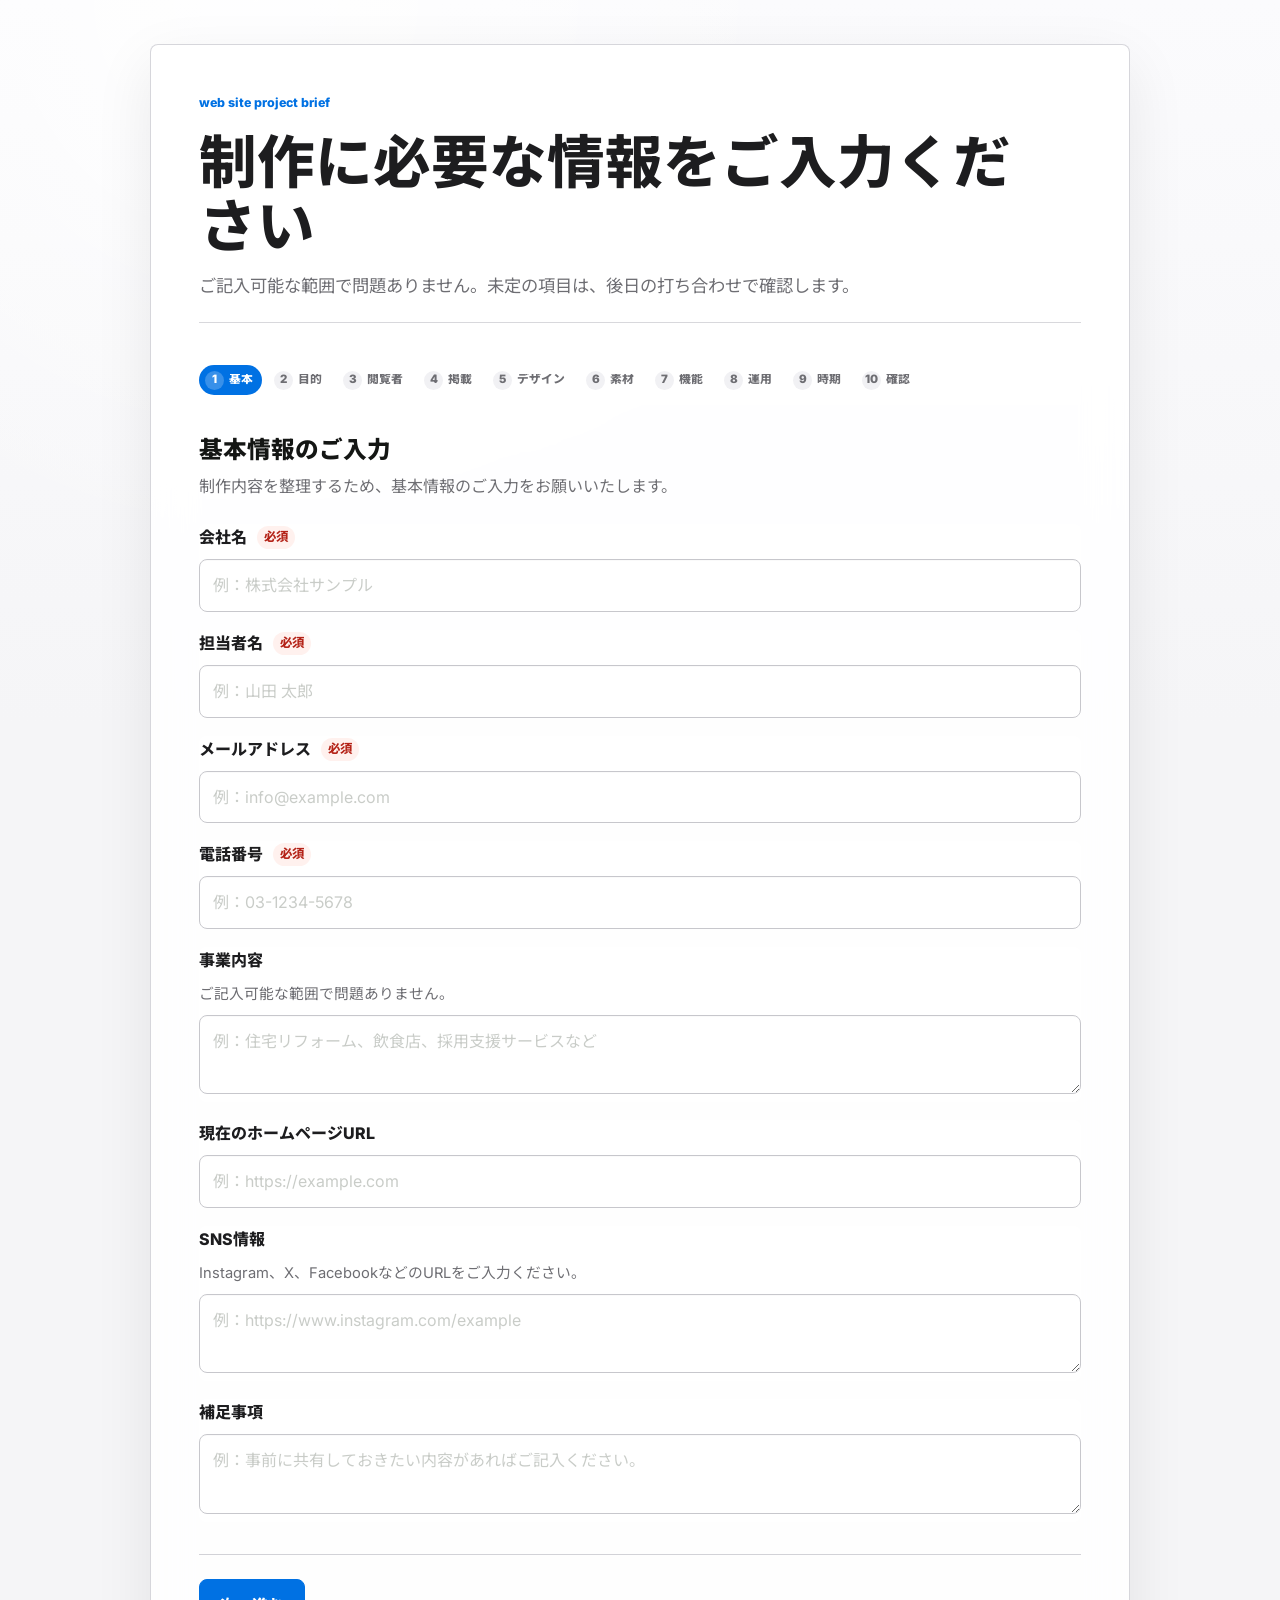
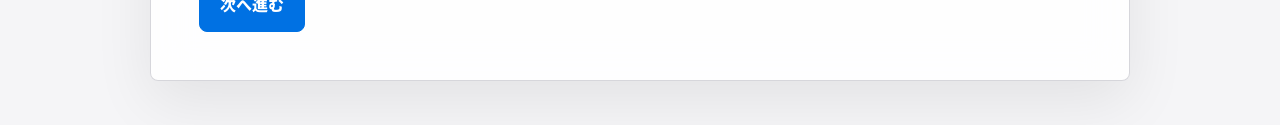
<file: index.html>
<!doctype html>
<html lang="ja">
  <head>
    <meta charset="utf-8" />
    <meta name="viewport" content="width=device-width, initial-scale=1" />
    <title>ホームページ制作ヒアリングフォーム</title>
    <meta
      name="description"
      content="ホームページ制作の初回相談に向けたヒアリングフォームです。"
    />
    <link rel="stylesheet" href="./styles.css?v=20260622-meeting-no-inner-panels" />
  </head>
  <body>
    <main class="app-shell">
      <section class="form-panel" aria-labelledby="form-title">
        <header class="app-header">
          <p class="eyebrow">WEB SITE PROJECT BRIEF</p>
          <h1 id="form-title">制作に必要な情報をご入力ください</h1>
          <p class="lead">
            ご記入可能な範囲で問題ありません。未定の項目は、後日の打ち合わせで確認します。
          </p>
        </header>

        <div class="progress-wrap" aria-label="入力の進み具合">
          <div class="progress-meta progress-meta-hidden" aria-hidden="true">
            <span id="step-count">1 / 11</span>
            <span id="save-status" class="save-status">未送信</span>
          </div>
          <div class="progress-track hidden" aria-hidden="true">
            <div id="progress-bar" class="progress-bar"></div>
          </div>
          <nav id="step-jump-nav" class="step-jump-nav" aria-label="入力ページを選択"></nav>
        </div>
        <section id="review-needed-panel" class="review-needed-panel hidden" aria-label="打ち合わせで確認する項目"></section>

        <form id="hearing-form" novalidate>
          <div class="hp-field" aria-hidden="true">
            <label for="hp-website">ウェブサイト</label>
            <input type="text" id="hp-website" name="website" tabindex="-1" autocomplete="off">
          </div>
          <div id="step-root"></div>

          <div id="form-error" class="form-error hidden" role="alert"></div>

          <nav class="form-actions" aria-label="フォーム操作">
            <button type="button" class="button secondary" id="prev-button">前へ戻る</button>
            <button type="button" class="button primary" id="next-button">次へ進む</button>
          </nav>
        </form>
      </section>
    </main>

    <div id="help-modal" class="modal hidden" role="dialog" aria-modal="true" aria-labelledby="help-title">
      <button type="button" class="modal-backdrop" id="help-backdrop" aria-label="閉じる"></button>
      <section class="modal-sheet">
        <div class="modal-header">
          <h2 id="help-title">詳しく見る</h2>
          <button type="button" class="icon-button" id="help-close" aria-label="閉じる">×</button>
        </div>
        <div id="help-body" class="modal-body"></div>
      </section>
    </div>

    <script src="./config.js?v=20260525"></script>
    <script src="./app.js?v=20260622-meeting-no-inner-panels"></script>
  </body>
</html>
</file>
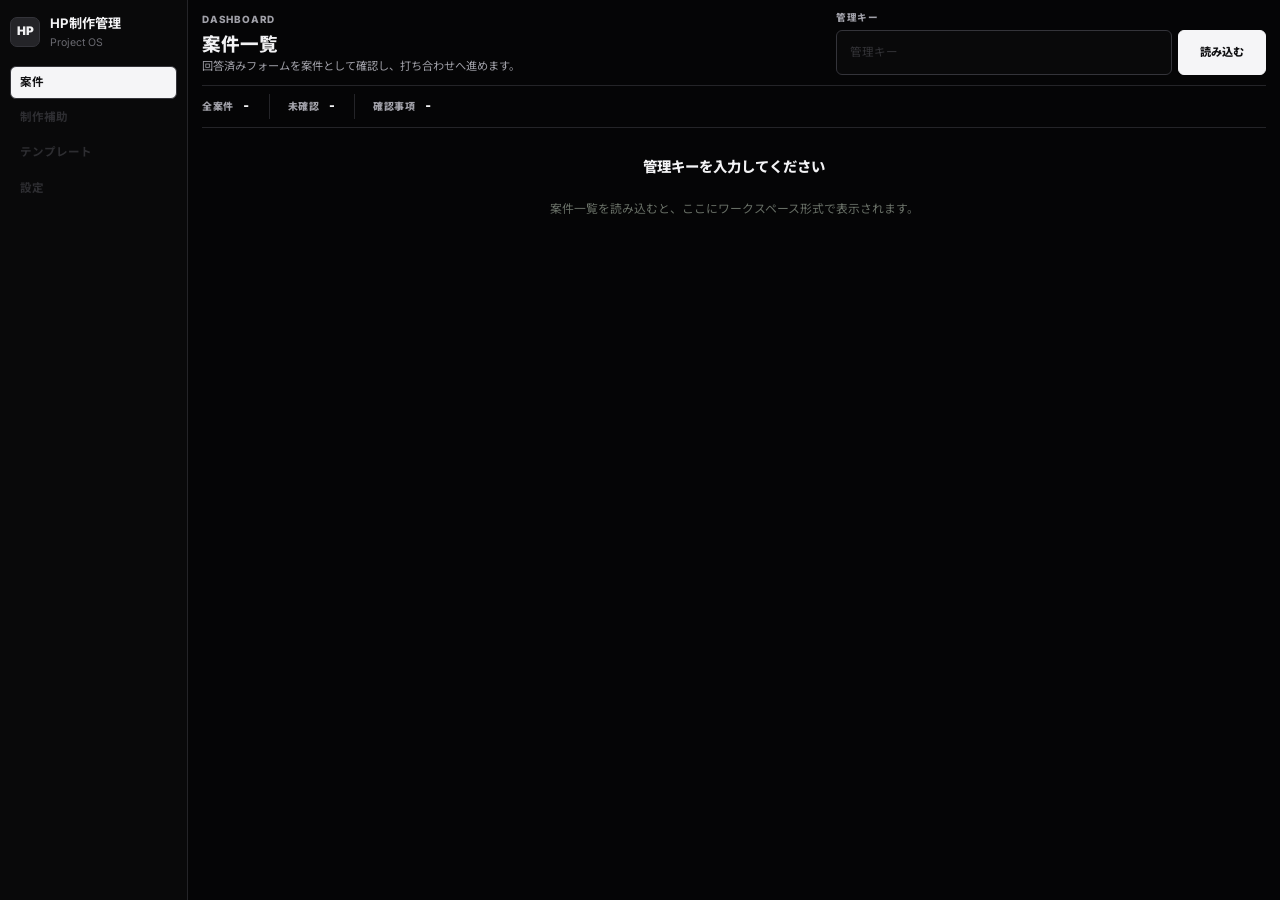
<file: admin.html>
<!doctype html>
<html lang="ja">
  <head>
    <meta charset="utf-8" />
    <meta name="viewport" content="width=device-width, initial-scale=1" />
    <title>HP制作管理 管理画面</title>
    <meta
      name="description"
      content="ホームページ制作案件を管理するための管理画面です。"
    />
    <link rel="stylesheet" href="./styles.css?v=20260622-meeting-no-inner-panels" />
  </head>
  <body>
    <main class="app-shell" aria-label="管理画面を読み込み中"></main>
    <script src="./config.js?v=20260525"></script>
    <script src="./app.js?v=20260622-meeting-no-inner-panels"></script>
  </body>
</html>
</file>
<file: styles.css>
@import url("https://fonts.googleapis.com/css2?family=Inter:wght@400;500;600;700;800&family=Noto+Sans+JP:wght@400;500;700;800&display=swap");

:root {
  color-scheme: light;
  --bg: #121513;
  --bg-soft: #eef0eb;
  --panel: #fbfbf8;
  --paper: #ffffff;
  --text: #171917;
  --muted: #676b65;
  --line: #d9ddd4;
  --line-strong: #b9c0b5;
  --soft: #f3f4ef;
  --primary: #0b6b63;
  --primary-dark: #084b46;
  --primary-soft: #e5f1ef;
  --accent: #a8663a;
  --danger: #b42318;
  --danger-soft: #fff1ee;
  --focus: #1f8bff;
  --shadow: 0 28px 80px rgba(0, 0, 0, 0.28);
}

* {
  box-sizing: border-box;
  letter-spacing: 0;
}

body {
  margin: 0;
  min-width: 0;
  min-height: 100vh;
  background:
    linear-gradient(90deg, rgba(255, 255, 255, 0.045) 1px, transparent 1px),
    linear-gradient(180deg, rgba(255, 255, 255, 0.04) 1px, transparent 1px),
    linear-gradient(145deg, #101412 0%, #18211f 48%, #e9e7df 48.1%, #f5f3ee 100%);
  background-size: 64px 64px, 64px 64px, auto;
  color: var(--text);
  font-family:
    "Noto Sans JP",
    "Yu Gothic",
    "Hiragino Kaku Gothic ProN",
    system-ui,
    -apple-system,
    BlinkMacSystemFont,
    "Segoe UI",
    sans-serif;
  line-height: 1.7;
}

button,
input,
textarea,
select {
  font: inherit;
}

button {
  cursor: pointer;
}

.app-shell {
  width: 100%;
  min-height: 100vh;
  padding: 48px 18px;
  display: flex;
  align-items: flex-start;
  justify-content: center;
}

.form-panel {
  position: relative;
  width: min(100%, 1060px);
  overflow: hidden;
  background: var(--panel);
  border: 1px solid rgba(255, 255, 255, 0.52);
  border-radius: 8px;
  box-shadow: var(--shadow);
  padding: 46px;
}

.form-panel::before {
  content: "";
  position: absolute;
  inset: 0 0 auto;
  height: 5px;
  background: linear-gradient(90deg, var(--primary), var(--accent));
}

.app-header {
  margin-bottom: 32px;
  padding-bottom: 26px;
  border-bottom: 1px solid var(--line);
}

.meeting-banner {
  display: flex;
  align-items: center;
  justify-content: space-between;
  gap: 18px;
  margin: -10px 0 30px;
  padding: 16px;
  border: 1px solid #bfd7d4;
  border-radius: 6px;
  background: var(--primary-soft);
}

.meeting-kicker {
  margin: 0 0 2px;
  color: var(--primary-dark);
  font-size: 0.78rem;
  font-weight: 850;
}

.meeting-title {
  margin: 0;
  font-weight: 850;
}

.meeting-meta {
  margin: 4px 0 0;
  color: var(--muted);
  font-size: 0.9rem;
}

.meeting-actions {
  display: flex;
  flex: 0 0 auto;
  gap: 10px;
}

.meeting-actions .button {
  width: 54px;
  min-height: 46px;
  padding: 9px;
  white-space: nowrap;
}

.icon-text-button {
  display: inline-flex;
  align-items: center;
  justify-content: center;
  gap: 8px;
}

.button-icon {
  display: inline-grid;
  place-items: center;
  width: 22px;
  height: 22px;
  flex: 0 0 auto;
}

.button-icon svg {
  width: 21px;
  height: 21px;
  fill: none;
  stroke: currentColor;
  stroke-width: 2.2;
  stroke-linecap: round;
  stroke-linejoin: round;
}

.meeting-actions .button span:last-child {
  display: none;
}

.eyebrow {
  margin: 0 0 10px;
  color: var(--accent);
  font-size: 0.86rem;
  font-weight: 800;
}

h1,
h2,
h3 {
  line-height: 1.32;
}

h1 {
  margin: 0;
  color: #111311;
  font-size: 2.16rem;
  font-weight: 850;
}

.lead {
  max-width: none;
  margin: 16px 0 0;
  color: var(--muted);
  font-size: 1rem;
}

.progress-wrap {
  margin-bottom: 30px;
}

.progress-meta-hidden {
  display: none !important;
}

.progress-meta {
  display: flex;
  align-items: center;
  justify-content: space-between;
  gap: 16px;
  margin-bottom: 10px;
  color: var(--muted);
  font-size: 0.92rem;
  font-weight: 700;
}

.save-status {
  color: var(--primary);
}

.progress-track {
  height: 8px;
  overflow: hidden;
  border-radius: 999px;
  background: #e4e7df;
}

.progress-bar {
  height: 100%;
  width: 0;
  border-radius: inherit;
  background: linear-gradient(90deg, var(--primary), #2d8d83 62%, var(--accent));
  transition: width 180ms ease;
}

.step-jump-nav {
  display: grid;
  grid-template-columns: repeat(10, minmax(0, 1fr));
  gap: 7px;
  margin-top: 14px;
}

.step-jump-button {
  display: grid;
  place-items: center;
  gap: 3px;
  min-width: 0;
  min-height: 52px;
  padding: 7px 5px;
  border: 1px solid var(--line);
  border-radius: 6px;
  background: var(--paper);
  color: var(--muted);
  font-weight: 850;
}

.step-jump-button:hover,
.step-jump-button:focus-visible {
  border-color: var(--primary);
  color: var(--primary-dark);
  background: var(--primary-soft);
}

.step-jump-button.active {
  border-color: var(--primary);
  background: var(--primary);
  color: #ffffff;
}

.step-jump-button.visited:not(.active) {
  border-color: #c7dcd9;
  background: #f0f7f5;
  color: var(--primary-dark);
}

.step-jump-number {
  display: inline-grid;
  place-items: center;
  width: 22px;
  height: 22px;
  border-radius: 999px;
  background: #eef0eb;
  color: inherit;
  font-size: 0.82rem;
  line-height: 1;
}

.step-jump-button.active .step-jump-number {
  background: rgba(255, 255, 255, 0.2);
}

.step-jump-label {
  width: 100%;
  overflow: hidden;
  text-align: center;
  text-overflow: ellipsis;
  white-space: nowrap;
  font-size: 0.72rem;
  line-height: 1.15;
}

.review-needed-panel {
  margin: -10px 0 28px;
  padding: 16px;
  border: 1px solid var(--line);
  border-radius: 6px;
  background: var(--paper);
  box-shadow: 0 10px 28px rgba(18, 21, 19, 0.05);
}

.review-needed-header {
  display: flex;
  align-items: center;
  justify-content: space-between;
  gap: 12px;
  margin-bottom: 12px;
}

.review-needed-kicker {
  margin: 0 0 2px;
  color: var(--accent);
  font-size: 0.78rem;
  font-weight: 850;
}

.review-needed-header h2 {
  margin: 0;
  font-size: 1.08rem;
}

.review-needed-list {
  display: grid;
  grid-template-columns: repeat(2, minmax(0, 1fr));
  gap: 8px;
}

.review-needed-item {
  display: grid;
  grid-template-columns: 72px 1fr;
  align-items: center;
  gap: 10px;
  min-width: 0;
  border: 1px solid var(--line);
  border-radius: 6px;
  background: var(--soft);
  padding: 10px;
  color: var(--text);
  text-align: left;
}

.review-needed-item:hover,
.review-needed-item:focus-visible {
  border-color: var(--primary);
  background: var(--primary-soft);
}

.review-needed-step {
  display: inline-grid;
  place-items: center;
  min-height: 30px;
  border-radius: 999px;
  background: #ffffff;
  color: var(--primary-dark);
  font-size: 0.78rem;
  font-weight: 850;
}

.review-needed-main {
  display: grid;
  gap: 1px;
  min-width: 0;
}

.review-needed-field {
  overflow: hidden;
  color: var(--muted);
  font-size: 0.82rem;
  text-overflow: ellipsis;
  white-space: nowrap;
}

.review-needed-value {
  overflow: hidden;
  font-weight: 850;
  text-overflow: ellipsis;
  white-space: nowrap;
}

.review-needed-summary {
  display: flex;
  align-items: center;
  gap: 14px;
  margin-bottom: 18px;
  padding: 16px;
  border-radius: 6px;
  background: var(--primary-soft);
  color: var(--primary-dark);
}

.review-needed-summary span {
  display: inline-grid;
  place-items: center;
  width: 46px;
  height: 46px;
  border-radius: 999px;
  background: var(--primary);
  color: #ffffff;
  font-size: 1.35rem;
  font-weight: 850;
}

.review-needed-summary p {
  margin: 0;
  font-weight: 850;
}

.review-needed-groups {
  display: grid;
  gap: 16px;
}

.review-needed-group {
  border: 1px solid var(--line);
  border-radius: 6px;
  background: var(--paper);
  overflow: hidden;
}

.review-needed-group-title {
  width: 100%;
  display: grid;
  grid-template-columns: 86px 1fr auto;
  align-items: center;
  gap: 12px;
  border: 0;
  border-bottom: 1px solid var(--line);
  background: #f7f8f4;
  padding: 13px 14px;
  text-align: left;
}

.review-needed-group-title span {
  display: inline-grid;
  place-items: center;
  min-height: 30px;
  border-radius: 999px;
  background: #ffffff;
  color: var(--primary-dark);
  font-size: 0.78rem;
  font-weight: 850;
}

.review-needed-group-title strong {
  min-width: 0;
  font-size: 1rem;
}

.review-needed-group-title em {
  color: var(--muted);
  font-style: normal;
  font-weight: 850;
}

.review-needed-list-large {
  grid-template-columns: repeat(2, minmax(0, 1fr));
  padding: 12px;
}

.review-needed-list-large .review-needed-item {
  grid-template-columns: 1fr;
}

.admin-mode {
  min-height: 100vh;
  background: #f6f7f3;
  color: #151815;
}

.admin-app-shell {
  min-height: 100vh;
  display: grid;
  grid-template-columns: 248px 1fr;
}

body.is-company-management-open {
  overflow: hidden;
}

.admin-sidebar {
  position: sticky;
  top: 0;
  height: 100vh;
  padding: 24px 18px;
  background: #111714;
  color: #f7f4e9;
}

.admin-brand {
  display: flex;
  align-items: center;
  gap: 12px;
  margin-bottom: 30px;
}

.admin-brand > span {
  display: grid;
  place-items: center;
  width: 42px;
  height: 42px;
  border-radius: 8px;
  background: #e6c66a;
  color: #111714;
  font-weight: 900;
}

.admin-brand strong,
.admin-brand small {
  display: block;
}

.admin-brand small {
  color: #aab0a5;
}

.admin-nav {
  display: grid;
  gap: 8px;
}

.admin-nav a {
  display: block;
  border-radius: 6px;
  color: #cfd5ca;
  padding: 11px 12px;
  text-decoration: none;
  font-weight: 850;
}

.admin-nav a.active {
  background: #25332d;
  color: #ffffff;
}

.admin-nav a[aria-disabled="true"] {
  opacity: 0.48;
}

.admin-workspace {
  padding: 28px;
}

.admin-hero {
  display: grid;
  grid-template-columns: 1fr minmax(320px, 420px);
  gap: 18px;
  align-items: end;
  margin-bottom: 18px;
}

.admin-hero p {
  margin: 0 0 6px;
  color: #0b6b63;
  font-size: 0.82rem;
  font-weight: 900;
  text-transform: uppercase;
}

.admin-hero h1 {
  margin: 0;
  font-size: 2rem;
}

.admin-hero span {
  color: #697067;
}

.admin-key-card,
.admin-stats article,
.admin-control-bar,
.admin-card,
.admin-empty-state {
  border: 1px solid #d8ddd4;
  border-radius: 8px;
  background: #ffffff;
  box-shadow: 0 14px 34px rgba(18, 21, 19, 0.06);
}

.admin-key-card {
  padding: 14px;
}

.admin-key-card label,
.admin-search label,
.admin-status-filter label {
  display: block;
  margin-bottom: 7px;
  color: #697067;
  font-size: 0.78rem;
  font-weight: 850;
}

.admin-key-card div {
  display: grid;
  grid-template-columns: 1fr auto;
  gap: 8px;
}

.admin-primary-button {
  display: inline-flex;
  align-items: center;
  justify-content: center;
  min-height: 44px;
  border: 0;
  border-radius: 6px;
  background: #111714;
  color: #ffffff;
  padding: 10px 16px;
  text-decoration: none;
  font-weight: 900;
}

.admin-stats {
  display: grid;
  grid-template-columns: repeat(3, minmax(0, 1fr));
  gap: 12px;
  margin-bottom: 16px;
}

.admin-stats article {
  padding: 16px;
}

.admin-stats span {
  display: block;
  color: #697067;
  font-size: 0.82rem;
  font-weight: 850;
}

.admin-stats strong {
  display: block;
  margin-top: 4px;
  font-size: 1.9rem;
}

.admin-control-bar {
  display: grid;
  grid-template-columns: 1fr 220px auto;
  gap: 12px;
  align-items: end;
  margin-bottom: 16px;
  padding: 14px;
}

.admin-summary {
  color: #697067;
  font-weight: 850;
  white-space: nowrap;
}

.admin-list {
  display: grid;
  gap: 12px;
}

.admin-empty-state {
  padding: 36px;
  text-align: center;
}

.admin-empty-state h2,
.admin-empty-state p {
  margin: 0;
}

.admin-empty-state p {
  margin-top: 8px;
  color: #697067;
}

.admin-card {
  padding: 0;
}

.admin-card-date {
  margin: 0 0 4px;
  color: #697067;
  font-size: 0.82rem;
  font-weight: 850;
}

.admin-card h2,
.admin-card p {
  margin: 0;
}

.admin-company-card-button {
  display: block;
  width: 100%;
  min-height: 74px;
  border: 0;
  border-radius: 8px;
  background: #ffffff;
  color: #111714;
  padding: 20px 22px;
  font-size: 1.28rem;
  font-weight: 900;
  text-align: left;
  cursor: pointer;
}

.admin-company-card-button:hover,
.admin-company-card-button:focus-visible {
  background: #f7faf7;
  color: #075f55;
}

.project-drawer {
  position: fixed;
  inset: 0;
  z-index: 100;
  background: #eef1ec;
}

.project-drawer-backdrop {
  display: none;
  border: 0;
  background: transparent;
}

.project-drawer-panel {
  position: absolute;
  inset: 0;
  width: 100%;
  min-height: 100dvh;
  overflow: auto;
  background: #eef1ec;
  box-shadow: none;
}

.project-drawer-header {
  position: sticky;
  top: 0;
  z-index: 1;
  display: flex;
  align-items: flex-start;
  justify-content: space-between;
  gap: 16px;
  padding: 22px;
  border-bottom: 1px solid #d8ddd4;
  background: #ffffff;
}

.project-drawer-header p,
.project-drawer-header h2,
.project-drawer-header span {
  margin: 0;
}

.project-drawer-header p {
  color: #0b6b63;
  font-size: 0.78rem;
  font-weight: 900;
}

.project-drawer-header h2 {
  margin-top: 2px;
  font-size: 1.35rem;
}

.project-drawer-header span {
  color: #697067;
}

.project-drawer-close {
  display: inline-grid;
  place-items: center;
  width: 38px;
  height: 38px;
  border: 1px solid #d8ddd4;
  border-radius: 999px;
  background: #ffffff;
  color: #111714;
  font-size: 1.2rem;
}

.project-explorer {
  display: grid;
  grid-template-columns: 320px minmax(0, 1fr);
  min-height: calc(100dvh - 101px);
}

.project-tree {
  border-right: 1px solid #d8ddd4;
  background: #f7f8f5;
  padding: 16px 12px;
}

.project-tree-root {
  margin: 0 0 12px;
  border-radius: 6px;
  background: #111714;
  color: #ffffff;
  padding: 11px 12px;
  font-size: 0.86rem;
  font-weight: 900;
}

.project-tree-item {
  display: grid;
  grid-template-columns: 30px minmax(0, 1fr) auto;
  align-items: center;
  gap: 10px;
  width: 100%;
  min-height: 58px;
  border: 0;
  border-radius: 7px;
  background: transparent;
  color: #30362f;
  padding: 9px 10px;
  text-align: left;
}

.project-tree-item:hover,
.project-tree-item.is-active {
  background: #e4ebe6;
}

.project-tree-item:disabled {
  cursor: not-allowed;
  opacity: 0.45;
}

.project-tree-item.is-active {
  color: #075f55;
}

.project-tree-child {
  margin-left: 20px;
  width: calc(100% - 20px);
}

.project-folder-icon {
  position: relative;
  width: 24px;
  height: 18px;
  border-radius: 4px;
  background: #0b6b63;
}

.project-folder-icon::before {
  content: "";
  position: absolute;
  top: -5px;
  left: 2px;
  width: 11px;
  height: 7px;
  border-radius: 4px 4px 0 0;
  background: #2c8f83;
}

.project-folder-icon.is-info {
  border-radius: 999px;
}

.project-folder-icon.is-info::before {
  display: none;
}

.project-folder-icon.is-link {
  width: 24px;
  height: 24px;
  border-radius: 999px;
  background: #111714;
}

.project-folder-icon.is-link::before {
  top: 6px;
  left: 6px;
  width: 12px;
  height: 6px;
  border: 2px solid #ffffff;
  border-radius: 999px;
  background: transparent;
}

.project-folder-icon.is-requirements {
  width: 24px;
  height: 24px;
  border-radius: 7px;
  background: #f0c400;
}

.project-folder-icon.is-requirements::before {
  top: 5px;
  left: 5px;
  width: 14px;
  height: 3px;
  border-radius: 999px;
  background: #111714;
  box-shadow: 0 6px 0 #111714, 0 12px 0 #111714;
}

.project-folder-icon.is-ai {
  width: 24px;
  height: 24px;
  border-radius: 7px;
  background: #111714;
}

.project-folder-icon.is-ai::before {
  top: 5px;
  left: 5px;
  width: 14px;
  height: 14px;
  border-radius: 4px;
  background: linear-gradient(135deg, #f0c400, #0b6b63);
}

.project-tree-item strong,
.project-tree-item small,
.project-tree-item em {
  display: block;
}

.project-tree-item strong {
  overflow: hidden;
  text-overflow: ellipsis;
  white-space: nowrap;
}

.project-tree-item small {
  margin-top: 2px;
  color: #697067;
  font-size: 0.76rem;
  font-weight: 800;
}

.project-tree-item em {
  min-width: 24px;
  border-radius: 999px;
  background: #ffffff;
  color: #697067;
  padding: 3px 7px;
  font-style: normal;
  font-size: 0.75rem;
  font-weight: 900;
  text-align: center;
}

.project-file-pane {
  padding: 22px;
}

.project-file-pane-header {
  display: flex;
  align-items: flex-start;
  justify-content: space-between;
  gap: 16px;
  margin-bottom: 14px;
  border: 1px solid #d8ddd4;
  border-radius: 8px;
  background: #ffffff;
  padding: 18px;
}

.project-file-pane-header p,
.project-file-pane-header h3,
.project-file-pane-header span {
  margin: 0;
}

.project-file-pane-header p {
  color: #697067;
  font-size: 0.8rem;
  font-weight: 900;
}

.project-file-pane-header h3 {
  margin-top: 3px;
  font-size: 1.3rem;
}

.project-file-pane-header span {
  display: block;
  margin-top: 5px;
  color: #697067;
}

.project-file-pane-header > strong {
  justify-self: start;
  border-radius: 999px;
  background: #dff0eb;
  color: #075f55;
  padding: 7px 12px;
  white-space: nowrap;
}

.project-file-list {
  display: grid;
  gap: 8px;
}

.project-file-row {
  display: grid;
  grid-template-columns: 58px minmax(0, 1fr);
  align-items: center;
  gap: 12px;
  border: 1px solid #d8ddd4;
  border-radius: 8px;
  background: #ffffff;
  padding: 12px;
}

.project-file-icon {
  display: inline-grid;
  place-items: center;
  width: 46px;
  height: 46px;
  border-radius: 6px;
  background: #111714;
  color: #ffffff;
  font-size: 0.7rem;
  font-weight: 900;
}

.project-file-row strong {
  display: block;
  overflow-wrap: anywhere;
  font-size: 0.95rem;
}

.project-file-row small {
  display: block;
  margin-top: 4px;
  color: #697067;
  font-weight: 800;
}

.project-empty-state {
  display: grid;
  place-items: center;
  min-height: 220px;
  border: 1px dashed #cbd3c7;
  border-radius: 8px;
  background: #ffffff;
  color: #697067;
  padding: 24px;
  text-align: center;
}

.project-empty-state p,
.project-empty-state span {
  margin: 0;
}

.project-empty-state p {
  color: #111714;
  font-size: 1.05rem;
  font-weight: 900;
}

.company-detail-grid {
  display: grid;
  grid-template-columns: repeat(2, minmax(0, 1fr));
  gap: 10px;
}

.company-detail-card {
  border: 1px solid #d8ddd4;
  border-radius: 8px;
  background: #ffffff;
  padding: 16px;
}

.company-detail-card span,
.company-detail-card strong {
  display: block;
}

.company-detail-card span {
  color: #697067;
  font-size: 0.78rem;
  font-weight: 900;
}

.company-detail-card strong {
  margin-top: 5px;
  overflow-wrap: anywhere;
  font-size: 1.04rem;
}

.company-action-list {
  display: grid;
  gap: 10px;
}

.company-action-card {
  display: block;
  border: 1px solid #d8ddd4;
  border-radius: 8px;
  background: #ffffff;
  color: #111714;
  padding: 18px;
  text-decoration: none;
}

.company-action-card:hover,
.company-action-card:focus-visible {
  border-color: #0b6b63;
  color: #075f55;
}

.company-action-card span,
.company-action-card strong {
  display: block;
}

.company-action-card span {
  color: #697067;
  font-size: 0.8rem;
  font-weight: 900;
}

.company-action-card strong {
  margin-top: 4px;
  font-size: 1.2rem;
}

.company-action-mini-button {
  align-self: flex-start;
  border: 0;
  border-radius: 6px;
  background: #111714;
  color: #ffffff;
  padding: 10px 14px;
  font-weight: 900;
}

.requirements-board {
  display: grid;
  grid-template-columns: repeat(2, minmax(0, 1fr));
  gap: 10px;
}

.requirement-card {
  min-height: 152px;
  border: 1px solid #d8ddd4;
  border-radius: 8px;
  background: #ffffff;
  padding: 16px;
}

.requirement-card span,
.requirement-card strong,
.requirement-card p {
  display: block;
  margin: 0;
}

.requirement-card span {
  color: #0b6b63;
  font-size: 0.78rem;
  font-weight: 900;
}

.requirement-card strong {
  margin-top: 8px;
  overflow-wrap: anywhere;
  color: #111714;
  font-size: 1.06rem;
  line-height: 1.55;
}

.requirement-card p {
  margin-top: 10px;
  color: #697067;
  font-size: 0.88rem;
  line-height: 1.55;
}

.ai-requirements-layout {
  display: grid;
  grid-template-columns: minmax(240px, 320px) minmax(0, 1fr);
  gap: 12px;
}

.ai-requirements-guide {
  align-self: start;
  border: 1px solid #d8ddd4;
  border-radius: 8px;
  background: #ffffff;
  padding: 18px;
}

.ai-requirements-guide span,
.ai-requirements-guide strong,
.ai-requirements-guide p {
  display: block;
  margin: 0;
}

.ai-requirements-guide span {
  color: #0b6b63;
  font-size: 0.78rem;
  font-weight: 900;
}

.ai-requirements-guide strong {
  margin-top: 8px;
  line-height: 1.55;
}

.ai-requirements-guide p {
  margin-top: 12px;
  color: #697067;
  line-height: 1.65;
}

.ai-requirements-prompt {
  width: 100%;
  min-height: 620px;
  border: 1px solid #d8ddd4;
  border-radius: 8px;
  background: #ffffff;
  color: #111714;
  padding: 18px;
  font-family: "Consolas", "Menlo", monospace;
  font-size: 0.9rem;
  line-height: 1.7;
  resize: vertical;
}

.step-header {
  margin-bottom: 24px;
}

.step-title-row {
  display: flex;
  align-items: center;
  gap: 10px;
  margin-bottom: 9px;
}

.step-title-row h2 {
  margin: 0;
  color: #141614;
  font-size: 1.48rem;
  font-weight: 850;
}

.step-description {
  margin: 0;
  color: var(--muted);
}

.help-trigger {
  display: inline-grid;
  flex: 0 0 auto;
  place-items: center;
  width: 26px;
  height: 26px;
  border: 1px solid var(--line);
  border-radius: 999px;
  background: var(--paper);
  color: var(--primary-dark);
  padding: 0;
  font-size: 0.86rem;
  font-weight: 800;
  line-height: 1;
}

.help-trigger:hover,
.help-trigger:focus-visible {
  border-color: var(--primary);
  background: var(--primary-soft);
}

.fields {
  display: grid;
  gap: 18px;
}

.field {
  display: grid;
  gap: 8px;
}

.field:is(fieldset) {
  min-inline-size: 0;
  border: 0;
  margin: 0;
  padding: 0;
}

.field label,
.field legend {
  color: var(--text);
  font-weight: 800;
}

.field > label {
  display: inline-flex;
  align-items: center;
  gap: 6px;
  width: fit-content;
}

.required {
  display: inline-flex;
  align-items: center;
  min-height: 22px;
  margin-left: 4px;
  border-radius: 999px;
  background: var(--danger-soft);
  color: var(--danger);
  padding: 1px 7px;
  font-size: 0.78rem;
  font-weight: 800;
}

.hint {
  margin: 0;
  color: var(--muted);
  font-size: 0.92rem;
}

input,
textarea,
select {
  width: 100%;
  min-height: 50px;
  border: 1px solid var(--line);
  border-radius: 6px;
  background: var(--paper);
  color: var(--text);
  padding: 12px 13px;
  transition:
    border-color 160ms ease,
    box-shadow 160ms ease,
    background-color 160ms ease;
}

textarea {
  min-height: 112px;
  resize: vertical;
}

input:hover,
textarea:hover,
select:hover {
  border-color: var(--line-strong);
}

input::placeholder,
textarea::placeholder {
  color: #8f968d;
  opacity: 0.48;
}

input:focus,
textarea:focus,
select:focus,
button:focus-visible,
summary:focus-visible {
  outline: 3px solid rgba(31, 139, 255, 0.24);
  outline-offset: 2px;
}

.error-text {
  display: none;
  color: var(--danger);
  font-size: 0.9rem;
}

.field.invalid input {
  border-color: var(--danger);
  background: var(--danger-soft);
}

.field.invalid .error-text {
  display: block;
}

.option-grid {
  display: grid;
  grid-template-columns: repeat(auto-fit, minmax(190px, 1fr));
  gap: 10px;
  border: 0;
  padding: 0;
  margin: 0;
}

.option-card {
  position: relative;
  display: flex;
  min-height: 56px;
  align-items: center;
  gap: 10px;
  border: 1px solid var(--line);
  border-radius: 6px;
  background: var(--paper);
  padding: 12px 13px;
  transition:
    transform 140ms ease,
    border-color 140ms ease,
    background-color 140ms ease;
}

.option-card:hover {
  transform: translateY(-1px);
  border-color: var(--line-strong);
}

.option-card input {
  width: 18px;
  min-height: 18px;
  height: 18px;
  flex: 0 0 auto;
  accent-color: var(--primary);
}

.option-card:has(input:checked) {
  border-color: var(--primary);
  background: var(--primary-soft);
}

.schedule-step-header {
  max-width: none;
  margin-right: 0;
  margin-left: 0;
  text-align: left;
}

.schedule-step-header h2 {
  margin: 0 0 8px;
  color: #12231f;
  font-size: 1.62rem;
  font-weight: 850;
}

.schedule-sections {
  display: grid;
  gap: 24px;
}

.schedule-section {
  display: grid;
  gap: 12px;
}

.schedule-section h3 {
  display: flex;
  align-items: center;
  gap: 10px;
  margin: 0;
  color: #12231f;
  font-size: 1.08rem;
  font-weight: 850;
}

.schedule-section h3::before {
  content: "";
  width: 5px;
  height: 24px;
  border-radius: 999px;
  background: var(--primary);
}

.schedule-section-body {
  display: grid;
  gap: 13px;
}

.domain-server-pair {
  display: grid;
  grid-template-columns: repeat(2, minmax(0, 1fr));
  gap: 17px;
}

.schedule-field-row {
  display: grid;
  grid-template-columns: minmax(0, 1fr);
  gap: 6px;
}

.schedule-field-main {
  min-width: 0;
}

.schedule-side-note {
  margin: 0;
  color: var(--muted);
  font-size: 0.84rem;
  line-height: 1.65;
}

.schedule-field-row:has(textarea) .schedule-side-note {
  margin-top: 0;
}

.server-info-grid {
  display: grid;
  grid-template-columns: repeat(2, minmax(0, 1fr));
  gap: 14px;
  margin-bottom: 2px;
}

.server-info-card {
  display: grid;
  grid-template-columns: 56px minmax(0, 1fr);
  gap: 13px;
  align-items: center;
  min-height: 116px;
  border: 1px solid #dfe6dc;
  border-radius: 8px;
  background: linear-gradient(135deg, #eef3eb, #f7f7f2);
  padding: 16px;
}

.server-info-card img {
  width: 52px;
  height: 52px;
  object-fit: contain;
}

.server-info-card h4 {
  margin: 0 0 4px;
  color: #12231f;
  font-size: 0.96rem;
  font-weight: 850;
  line-height: 1.45;
}

.server-info-card p {
  margin: 0;
  color: var(--muted);
  font-size: 0.82rem;
  line-height: 1.6;
}

.purpose-field legend {
  display: flex;
  align-items: center;
  justify-content: space-between;
  gap: 12px;
  width: 100%;
}

.choice-note {
  color: var(--accent);
  font-size: 0.82rem;
  font-weight: 850;
}

.purpose-option-grid {
  display: grid;
  grid-template-columns: repeat(3, minmax(0, 1fr));
  gap: 12px;
  margin-top: 4px;
}

.purpose-card {
  position: relative;
  display: grid;
  min-height: 142px;
  place-items: center;
  align-content: center;
  gap: 12px;
  border: 1px solid var(--line);
  border-radius: 8px;
  background: var(--paper);
  color: var(--primary-dark);
  padding: 22px 14px 18px;
  text-align: center;
  box-shadow: 0 10px 28px rgba(18, 21, 19, 0.06);
  transition:
    transform 150ms ease,
    border-color 150ms ease,
    background-color 150ms ease,
    color 150ms ease,
    box-shadow 150ms ease;
}

.purpose-card:hover {
  transform: translateY(-2px);
  border-color: var(--line-strong);
  box-shadow: 0 16px 34px rgba(18, 21, 19, 0.1);
}

.purpose-card input {
  position: absolute;
  width: 1px;
  height: 1px;
  overflow: hidden;
  clip: rect(0 0 0 0);
  clip-path: inset(50%);
  white-space: nowrap;
}

.purpose-icon {
  display: block;
  width: 42px;
  height: 42px;
  object-fit: contain;
  filter: brightness(0) saturate(100%) invert(22%) sepia(37%) saturate(1053%) hue-rotate(130deg) brightness(92%) contrast(94%);
  transition: filter 150ms ease;
}

.purpose-label {
  max-width: 100%;
  color: var(--text);
  font-size: 0.95rem;
  font-weight: 850;
  line-height: 1.35;
}

.purpose-check {
  position: absolute;
  top: 12px;
  right: 12px;
  display: grid;
  width: 20px;
  height: 20px;
  place-items: center;
  border: 1.5px solid var(--line);
  border-radius: 999px;
  background: var(--paper);
}

.purpose-check::after {
  content: "";
  width: 7px;
  height: 4px;
  border: solid transparent;
  border-width: 0 0 2px 2px;
  transform: rotate(-45deg);
}

.purpose-card:has(input:focus-visible) {
  outline: 3px solid rgba(31, 139, 255, 0.24);
  outline-offset: 2px;
}

.purpose-card:has(input:checked) {
  border-color: var(--primary-dark);
  background:
    linear-gradient(160deg, rgba(255, 255, 255, 0.07), transparent 42%),
    var(--primary);
  color: #ffffff;
  box-shadow: 0 18px 36px rgba(8, 75, 70, 0.2);
}

.purpose-card:has(input:checked) .purpose-label {
  color: #ffffff;
}

.purpose-card:has(input:checked) .purpose-icon {
  filter: none;
}

.purpose-card:has(input:checked) .purpose-check {
  border-color: #ffffff;
  background: #ffffff;
}

.purpose-card:has(input:checked) .purpose-check::after {
  border-color: var(--primary);
}

.audience-field legend {
  display: flex;
  align-items: center;
  justify-content: space-between;
  gap: 12px;
  width: 100%;
}

.audience-option-grid {
  display: grid;
  grid-template-columns: repeat(4, minmax(0, 1fr));
  gap: 12px;
  margin-top: 4px;
}

.audience-card {
  position: relative;
  display: grid;
  grid-template-columns: 30px minmax(0, 1fr) 22px;
  min-height: 58px;
  align-items: center;
  gap: 12px;
  border: 1px solid var(--line);
  border-radius: 6px;
  background: var(--paper);
  color: var(--primary-dark);
  padding: 12px 12px;
  box-shadow: 0 8px 22px rgba(18, 21, 19, 0.05);
  transition:
    transform 150ms ease,
    border-color 150ms ease,
    background-color 150ms ease,
    color 150ms ease,
    box-shadow 150ms ease;
}

.audience-card:hover {
  transform: translateY(-1px);
  border-color: var(--line-strong);
  box-shadow: 0 13px 28px rgba(18, 21, 19, 0.08);
}

.audience-card input {
  position: absolute;
  width: 1px;
  height: 1px;
  overflow: hidden;
  clip: rect(0 0 0 0);
  clip-path: inset(50%);
  white-space: nowrap;
}

.audience-icon,
.field-icon {
  display: block;
  object-fit: contain;
  filter: brightness(0) saturate(100%) invert(22%) sepia(37%) saturate(1053%) hue-rotate(130deg) brightness(92%) contrast(94%);
}

.audience-icon {
  width: 30px;
  height: 30px;
}

.field-icon {
  width: 22px;
  height: 22px;
}

.audience-label {
  min-width: 0;
  color: var(--text);
  font-size: 0.92rem;
  font-weight: 850;
  line-height: 1.35;
  white-space: nowrap;
}

.audience-check {
  display: grid;
  width: 20px;
  height: 20px;
  place-items: center;
  border: 1.5px solid var(--line-strong);
  border-radius: 6px;
  background: var(--paper);
}

.audience-check::after {
  content: "";
  width: 7px;
  height: 4px;
  border: solid transparent;
  border-width: 0 0 2px 2px;
  transform: rotate(-45deg);
}

.audience-card:has(input:focus-visible) {
  outline: 3px solid rgba(31, 139, 255, 0.24);
  outline-offset: 2px;
}

.audience-card:has(input:checked) {
  border-color: var(--primary-dark);
  background:
    linear-gradient(160deg, rgba(255, 255, 255, 0.07), transparent 42%),
    var(--primary);
  color: #ffffff;
  box-shadow: 0 15px 30px rgba(8, 75, 70, 0.18);
}

.audience-card:has(input:checked) .audience-label {
  color: #ffffff;
}

.audience-card:has(input:checked) .audience-icon {
  filter: none;
}

.audience-card:has(input:checked) .audience-check {
  border-color: #ffffff;
  border-radius: 999px;
  background: #ffffff;
}

.audience-card:has(input:checked) .audience-check::after {
  border-color: var(--primary);
}

.control-shell {
  position: relative;
}

.control-shell.has-field-icon input,
.control-shell.has-field-icon select,
.control-shell.has-field-icon textarea {
  padding-left: 48px;
}

.field-icon {
  position: absolute;
  left: 15px;
  top: 25px;
  z-index: 1;
  transform: translateY(-50%);
  pointer-events: none;
  opacity: 0.88;
}

.textarea-shell .field-icon {
  top: 21px;
  transform: none;
}

.tri-list {
  display: grid;
  gap: 12px;
}

.tri-row {
  display: grid;
  grid-template-columns: minmax(120px, 1fr) auto;
  gap: 12px;
  align-items: center;
  padding: 13px;
  border: 1px solid var(--line);
  border-radius: 6px;
  background: var(--paper);
}

.tri-label {
  font-weight: 800;
}

.tri-controls {
  display: grid;
  grid-template-columns: repeat(3, minmax(72px, 1fr));
  gap: 0;
  overflow: hidden;
  border: 1px solid var(--line);
  border-radius: 6px;
}

.tri-controls label {
  display: flex;
  align-items: center;
  justify-content: center;
  width: 100%;
  min-width: 0;
  min-height: 40px;
  border-right: 1px solid var(--line);
  color: var(--muted);
  background: #fafaf7;
  padding: 0 12px;
  font-size: 0.91rem;
  font-weight: 800;
  white-space: nowrap;
}

.tri-controls label:last-child {
  border-right: 0;
}

.tri-controls input {
  position: absolute;
  opacity: 0;
  pointer-events: none;
}

.tri-controls label:has(input:checked) {
  background: var(--primary);
  color: #fff;
}

.contents-tri-list {
  grid-template-columns: repeat(2, minmax(0, 1fr));
  gap: 14px 16px;
}

.contents-tri-row {
  grid-template-columns: minmax(0, 1fr) auto;
  min-height: 78px;
  padding: 16px;
  box-shadow: 0 10px 28px rgba(18, 21, 19, 0.05);
}

.contents-tri-label {
  display: flex;
  min-width: 0;
  align-items: center;
  gap: 14px;
  font-size: 1.02rem;
}

.contents-icon {
  display: block;
  width: 34px;
  height: 34px;
  flex: 0 0 auto;
  object-fit: contain;
  filter: brightness(0) saturate(100%) invert(22%) sepia(37%) saturate(1053%) hue-rotate(130deg) brightness(92%) contrast(94%);
}

.contents-tri-controls {
  grid-template-columns: repeat(3, minmax(58px, 1fr));
  min-width: 180px;
}

.contents-tri-controls label {
  min-height: 48px;
  background: var(--paper);
}

.contents-tri-controls label:has(input[value="needed"]:checked) {
  background: var(--primary);
  color: #ffffff;
}

.contents-tri-controls label:has(input[value="not_needed"]:checked) {
  background: #e8ebe5;
  color: var(--text);
}

.contents-tri-controls label:has(input[value="undecided"]:checked) {
  background: #f3e8dc;
  color: #6d442a;
}

.contents-tri-field + .field {
  margin-top: 8px;
  padding: 18px;
  border: 1px solid var(--line);
  border-radius: 6px;
  background: var(--paper);
  box-shadow: 0 10px 28px rgba(18, 21, 19, 0.05);
}

.contents-tri-field + .field label {
  font-size: 1.02rem;
}

.features-tri-list {
  grid-template-columns: repeat(2, minmax(0, 1fr));
  gap: 16px 18px;
}

.features-tri-row {
  grid-template-columns: minmax(0, 1fr) auto;
  min-height: 112px;
  padding: 16px;
  box-shadow: 0 10px 28px rgba(18, 21, 19, 0.05);
}

.features-tri-label {
  display: grid;
  grid-template-columns: 52px minmax(0, 1fr);
  min-width: 0;
  align-items: center;
  gap: 14px;
}

.feature-icon-tile {
  display: grid;
  width: 52px;
  height: 52px;
  place-items: center;
  border-radius: 8px;
  background: #f0f1ec;
}

.feature-icon {
  display: block;
  width: 34px;
  height: 34px;
  object-fit: contain;
  filter: brightness(0) saturate(100%) invert(22%) sepia(37%) saturate(1053%) hue-rotate(130deg) brightness(92%) contrast(94%);
}

.feature-copy {
  display: grid;
  gap: 4px;
  min-width: 0;
}

.feature-title {
  color: var(--text);
  font-size: 0.98rem;
  font-weight: 850;
  line-height: 1.35;
  white-space: nowrap;
}

.feature-description {
  color: var(--muted);
  font-size: 0.84rem;
  font-weight: 600;
  line-height: 1.5;
}

.features-tri-controls {
  grid-template-columns: repeat(3, minmax(58px, 1fr));
  min-width: 174px;
}

.features-tri-controls label {
  min-height: 50px;
  background: var(--paper);
}

.features-tri-controls label:has(input[value="needed"]:checked) {
  background: var(--primary);
  color: #ffffff;
}

.features-tri-controls label:has(input[value="not_needed"]:checked) {
  background: #e8ebe5;
  color: var(--text);
}

.features-tri-controls label:has(input[value="undecided"]:checked) {
  background: #a8663a;
  color: #ffffff;
}

.features-tri-field + .field {
  margin-top: 8px;
  padding: 18px;
  border: 1px solid var(--line);
  border-radius: 6px;
  background: var(--paper);
  box-shadow: 0 10px 28px rgba(18, 21, 19, 0.05);
}

.features-tri-field + .field > label {
  font-size: 1.02rem;
}

.form-actions {
  display: flex;
  justify-content: space-between;
  gap: 12px;
  margin-top: 32px;
  padding-top: 24px;
  border-top: 1px solid var(--line);
}

.button {
  min-height: 50px;
  border: 1px solid transparent;
  border-radius: 6px;
  padding: 12px 20px;
  font-weight: 850;
  transition:
    transform 140ms ease,
    border-color 140ms ease,
    background-color 140ms ease,
    color 140ms ease;
}

.button:hover {
  transform: translateY(-1px);
}

.button.primary {
  background: #121513;
  color: #fff;
}

.button.primary:hover {
  background: var(--primary);
}

.button.secondary {
  background: transparent;
  border-color: var(--line-strong);
  color: var(--text);
}

.button.secondary:hover {
  border-color: var(--text);
}

.button.ghost {
  background: transparent;
  color: var(--muted);
}

.button[disabled] {
  cursor: not-allowed;
  opacity: 0.55;
  transform: none;
}

.form-error {
  margin-top: 22px;
  padding: 15px 16px;
  border: 1px solid #f1b8af;
  border-radius: 6px;
  background: var(--danger-soft);
  color: var(--danger);
}

.confirm-section {
  border: 1px solid var(--line);
  border-radius: 6px;
  background: var(--paper);
}

.confirm-section + .confirm-section {
  margin-top: 12px;
}

.confirm-section summary {
  cursor: pointer;
  display: flex;
  align-items: center;
  justify-content: space-between;
  gap: 12px;
  padding: 15px 16px;
  font-weight: 850;
}

.confirm-badge {
  flex-shrink: 0;
  display: inline-flex;
  align-items: center;
  padding: 2px 9px;
  border-radius: 999px;
  font-size: 0.8rem;
  font-weight: 800;
}

.confirm-badge.empty {
  background: #fff1ee;
  color: var(--danger);
}

.confirm-badge.done {
  background: var(--primary-soft);
  color: var(--primary-dark);
}

.confirm-items {
  display: grid;
  gap: 10px;
  padding: 0 16px 16px;
}

.confirm-item {
  display: grid;
  grid-template-columns: 180px 1fr;
  gap: 12px;
  border-top: 1px solid var(--soft);
  padding-top: 10px;
}

.confirm-label {
  color: var(--muted);
}

.empty-value {
  color: #9b9f97;
}

.edit-button {
  justify-self: start;
  margin-top: 6px;
  border: 0;
  background: transparent;
  color: var(--primary);
  font-weight: 850;
  padding: 4px 0;
}

.privacy-note {
  margin: 18px 0 0;
  padding: 15px 16px;
  border-radius: 6px;
  background: var(--primary-soft);
  color: var(--primary-dark);
}

.complete-box {
  padding: 24px;
  border-radius: 6px;
  background: var(--primary-soft);
  border: 1px solid #c5dfdc;
}

.complete-box h2 {
  margin: 0 0 8px;
}

.complete-box p {
  margin: 0 0 8px;
}

.hp-field {
  position: absolute;
  left: -9999px;
  top: auto;
  width: 1px;
  height: 1px;
  overflow: hidden;
}

.modal.hidden,
.hidden {
  display: none !important;
}

.modal {
  position: fixed;
  inset: 0;
  z-index: 20;
  display: flex;
  align-items: center;
  justify-content: center;
  padding: 18px;
}

.modal-backdrop {
  position: absolute;
  inset: 0;
  border: 0;
  background: rgba(18, 21, 19, 0.62);
}

.modal-sheet {
  position: relative;
  width: min(100%, 560px);
  max-height: min(78vh, 620px);
  overflow: auto;
  border-radius: 8px;
  background: var(--paper);
  box-shadow: var(--shadow);
}

.modal-header {
  display: flex;
  align-items: center;
  justify-content: space-between;
  gap: 12px;
  padding: 16px 18px;
  border-bottom: 1px solid var(--line);
}

.modal-header h2 {
  margin: 0;
  font-size: 1.15rem;
}

.icon-button {
  display: inline-grid;
  place-items: center;
  width: 38px;
  height: 38px;
  border: 1px solid var(--line);
  border-radius: 999px;
  background: var(--paper);
  font-size: 1.3rem;
  line-height: 1;
}

.modal-body {
  padding: 18px;
}

.modal-body p {
  margin: 0 0 10px;
}

@media (max-width: 640px) {
  body {
    background: var(--panel);
  }

  .app-shell {
    padding: 0;
  }

  .form-panel {
    min-height: 100vh;
    border: 0;
    border-radius: 0;
    box-shadow: none;
    padding: 28px 20px;
  }

  .app-header {
    margin-bottom: 24px;
    padding-bottom: 22px;
  }

  .meeting-banner {
    display: grid;
    gap: 14px;
    margin: -4px 0 24px;
  }

  .meeting-actions {
    display: grid;
    grid-template-columns: repeat(2, minmax(0, 1fr));
    gap: 8px;
  }

  .meeting-actions .button {
    width: 100%;
    min-height: 46px;
    padding: 9px 8px;
    font-size: 0.92rem;
    line-height: 1.35;
    white-space: normal;
  }

  .button-icon {
    width: 26px;
    height: 26px;
  }

  .button-icon svg {
    width: 24px;
    height: 24px;
  }

  .step-jump-nav {
    display: flex;
    gap: 8px;
    margin-top: 12px;
    overflow-x: auto;
    overscroll-behavior-inline: contain;
    padding: 0 2px 6px;
    scrollbar-width: none;
    -webkit-overflow-scrolling: touch;
  }

  .step-jump-nav::-webkit-scrollbar {
    display: none;
  }

  .step-jump-button {
    flex: 0 0 auto;
    width: 54px;
    min-height: 42px;
    padding: 6px 4px;
  }

  .step-jump-number {
    width: 24px;
    height: 24px;
    font-size: 0.84rem;
  }

  .step-jump-label {
    display: none;
  }

  .review-needed-panel {
    margin: -6px 0 24px;
    padding: 14px;
  }

  .review-needed-header {
    margin-bottom: 10px;
  }

  .review-needed-header h2 {
    font-size: 1rem;
  }

  .review-needed-list {
    grid-template-columns: 1fr;
  }

  .review-needed-summary {
    padding: 13px;
  }

  .review-needed-summary span {
    width: 40px;
    height: 40px;
    font-size: 1.12rem;
  }

  .review-needed-group-title {
    grid-template-columns: 64px 1fr auto;
    gap: 8px;
    padding: 11px;
  }

  .review-needed-group-title strong {
    font-size: 0.92rem;
  }

  .review-needed-list-large {
    grid-template-columns: 1fr;
    padding: 10px;
  }

  .review-needed-item {
    grid-template-columns: 66px 1fr;
    padding: 9px;
  }

  .review-needed-list-large .review-needed-item {
    grid-template-columns: 1fr;
  }

  .admin-app-shell {
    grid-template-columns: 1fr;
  }

  .admin-sidebar {
    position: static;
    height: auto;
    padding: 16px;
  }

  .admin-brand {
    margin-bottom: 14px;
  }

  .admin-nav {
    grid-template-columns: repeat(4, minmax(0, 1fr));
    gap: 6px;
  }

  .admin-nav a {
    padding: 9px 6px;
    text-align: center;
    font-size: 0.82rem;
  }

  .admin-workspace {
    padding: 18px 14px 28px;
  }

  .admin-hero,
  .admin-control-bar,
  .admin-card {
    grid-template-columns: 1fr;
  }

  .admin-hero h1 {
    font-size: 1.55rem;
  }

  .admin-key-card div {
    grid-template-columns: 1fr;
  }

  .admin-stats {
    grid-template-columns: repeat(3, minmax(0, 1fr));
    gap: 8px;
  }

  .admin-stats article {
    padding: 12px;
  }

  .admin-stats strong {
    font-size: 1.35rem;
  }

  .admin-card {
    align-items: stretch;
    gap: 12px;
  }

  .admin-primary-button {
    width: 100%;
  }

  .project-drawer-panel {
    width: 100%;
  }

  .project-drawer-header {
    padding: 18px 14px;
  }

  .project-explorer {
    grid-template-columns: 1fr;
  }

  .project-tree {
    display: flex;
    gap: 8px;
    overflow-x: auto;
    border-right: 0;
    border-bottom: 1px solid #d8ddd4;
    padding: 12px;
  }

  .project-tree-root {
    display: none;
  }

  .project-tree-item {
    grid-template-columns: 24px max-content auto;
    min-width: 220px;
  }

  .project-tree-child {
    margin-left: 0;
    width: auto;
  }

  .project-file-pane {
    padding: 12px;
  }

  .project-file-pane-header {
    display: grid;
    gap: 10px;
    padding: 14px;
  }

  .company-detail-grid {
    grid-template-columns: 1fr;
  }

  .requirements-board {
    grid-template-columns: 1fr;
  }

  .ai-requirements-layout {
    grid-template-columns: 1fr;
  }

  .ai-requirements-prompt {
    min-height: 520px;
  }

  h1 {
    font-size: 1.72rem;
  }

  .step-header h2 {
    font-size: 1.32rem;
  }

  .form-actions {
    flex-direction: column-reverse;
  }

  .form-actions .button {
    width: 100%;
  }

  .option-grid {
    grid-template-columns: repeat(2, minmax(0, 1fr));
    gap: 8px;
  }

  .option-card {
    min-height: 48px;
    align-items: flex-start;
    gap: 8px;
    padding: 10px;
    font-size: 0.9rem;
    line-height: 1.45;
  }

  .option-card input {
    width: 16px;
    min-height: 16px;
    height: 16px;
    margin-top: 2px;
  }

  .features-tri-field + .field .option-card {
    padding: 9px 8px;
    font-size: 0.84rem;
    line-height: 1.42;
  }

  .tri-row {
    grid-template-columns: 1fr;
  }

  .contents-tri-list {
    grid-template-columns: 1fr;
  }

  .contents-tri-row {
    min-height: auto;
    padding: 14px;
  }

  .contents-tri-label {
    font-size: 0.98rem;
  }

  .contents-tri-controls {
    width: 100%;
    min-width: 0;
  }

  .purpose-option-grid {
    grid-template-columns: repeat(2, minmax(0, 1fr));
    gap: 10px;
  }

  .purpose-card {
    min-height: 128px;
    padding: 20px 10px 16px;
  }

  .purpose-icon {
    width: 36px;
    height: 36px;
  }

  .purpose-label {
    font-size: 0.9rem;
  }

  .audience-option-grid {
    grid-template-columns: repeat(2, minmax(0, 1fr));
    gap: 10px;
  }

  .audience-card {
    grid-template-columns: 26px minmax(0, 1fr) 20px;
    min-height: 56px;
    gap: 10px;
    padding: 11px;
  }

  .audience-label {
    font-size: 0.86rem;
    white-space: normal;
  }

  .audience-icon {
    width: 26px;
    height: 26px;
  }

  .tri-controls {
    grid-template-columns: repeat(3, 1fr);
  }

  .schedule-step-header {
    text-align: left;
  }

  .schedule-step-header h2 {
    font-size: 1.36rem;
  }

  .schedule-sections {
    gap: 22px;
  }

  .schedule-field-row {
    grid-template-columns: 1fr;
    gap: 7px;
  }

  .schedule-side-note {
    margin-top: 0;
    padding-left: 1px;
    font-size: 0.82rem;
  }

  .server-info-grid {
    grid-template-columns: 1fr;
  }

  .domain-server-pair {
    grid-template-columns: 1fr;
  }

  .server-info-card {
    grid-template-columns: 48px minmax(0, 1fr);
    min-height: auto;
    padding: 14px;
  }

  .server-info-card img {
    width: 44px;
    height: 44px;
  }

  .features-tri-row {
    min-height: auto;
    padding: 14px;
  }

  .features-tri-label {
    grid-template-columns: 48px minmax(0, 1fr);
    gap: 12px;
  }

  .feature-icon-tile {
    width: 48px;
    height: 48px;
  }

  .feature-icon {
    width: 30px;
    height: 30px;
  }

  .feature-description {
    font-size: 0.8rem;
  }

  .features-tri-controls {
    width: 100%;
    min-width: 0;
  }

  .confirm-item {
    grid-template-columns: 1fr;
    gap: 2px;
  }

  .modal {
    align-items: end;
    padding: 0;
  }

  .modal-sheet {
    width: 100%;
    max-height: 86vh;
    border-radius: 8px 8px 0 0;
  }
}

@media (min-width: 641px) and (max-width: 920px) {
  .schedule-field-row {
    grid-template-columns: minmax(0, 1fr);
  }
}

@media (max-width: 920px) {
  .features-tri-list {
    grid-template-columns: 1fr;
  }
}

/* 2026-06 UI refresh: generic project OS, not tied to any client brand */
:root {
  --bg: #f7faf6;
  --bg-soft: #eef5f0;
  --panel: #ffffff;
  --paper: #ffffff;
  --text: #121714;
  --muted: #667068;
  --line: #dce5dd;
  --line-strong: #b8c8bd;
  --soft: #f4f8f4;
  --primary: #2fad5f;
  --primary-dark: #137b43;
  --primary-soft: #e9f8ef;
  --accent: #0d7f73;
  --danger: #b42318;
  --danger-soft: #fff1ee;
  --focus: #1f8bff;
  --shadow: 0 18px 44px rgba(21, 35, 25, 0.08);
}

html {
  background: var(--bg);
}

body {
  background:
    linear-gradient(180deg, rgba(255, 255, 255, 0.82), rgba(247, 250, 246, 0.98)),
    var(--bg);
}

button,
a,
input,
textarea,
select {
  -webkit-tap-highlight-color: rgba(47, 173, 95, 0.14);
}

button:focus-visible,
a:focus-visible,
input:focus-visible,
textarea:focus-visible,
select:focus-visible,
[tabindex]:focus-visible {
  outline: 3px solid rgba(31, 139, 255, 0.42);
  outline-offset: 3px;
}

.app-shell {
  padding: clamp(18px, 4vw, 42px) 14px;
}

.form-panel {
  width: min(100%, 1080px);
  border: 1px solid var(--line);
  background: rgba(255, 255, 255, 0.96);
  box-shadow: var(--shadow);
  padding: clamp(18px, 4vw, 42px);
}

.form-panel::before {
  height: 4px;
  background: var(--primary);
}

.app-header {
  margin-bottom: 22px;
  padding-bottom: 22px;
}

.eyebrow,
.admin-hero p,
.project-drawer-header p,
.project-file-pane-header p,
.ai-requirements-guide span,
.project-tree-root {
  color: var(--primary-dark);
  text-transform: lowercase;
}

h1 {
  font-size: clamp(1.7rem, 4vw, 2.18rem);
}

.lead,
.step-description {
  color: var(--muted);
}

.progress-wrap {
  position: sticky;
  top: 0;
  z-index: 8;
  margin: -2px -2px 26px;
  padding: 10px 2px 12px;
  background: rgba(255, 255, 255, 0.92);
  backdrop-filter: blur(10px);
}

.progress-track {
  height: 5px;
  background: #e9eee8;
}

.progress-bar {
  background: var(--primary);
}

.step-jump-nav {
  gap: 8px;
}

.step-jump-button {
  min-height: 44px;
  border-color: var(--line);
  border-radius: 8px;
  background: #ffffff;
  color: var(--muted);
  transition: border-color 140ms ease, background 140ms ease, color 140ms ease, transform 140ms ease;
}

.step-jump-button:hover {
  transform: translateY(-1px);
}

.step-jump-button.active,
.step-jump-button.visited:not(.active) {
  border-color: rgba(47, 173, 95, 0.58);
}

.step-jump-button.active {
  background: var(--primary);
  color: #ffffff;
}

.step-jump-button.visited:not(.active) {
  background: var(--primary-soft);
  color: var(--primary-dark);
}

.step-jump-number {
  background: #edf2ed;
}

.step-jump-button.active .step-jump-number {
  background: rgba(255, 255, 255, 0.22);
}

.meeting-banner {
  border-color: rgba(47, 173, 95, 0.28);
  border-radius: 8px;
  background: #f1fbf4;
  box-shadow: none;
}

.meeting-actions .button,
.button {
  border-radius: 8px;
}

.field,
.review-needed-panel,
.summary-card,
.option-card,
.purpose-card,
.audience-card,
.tri-row,
.contents-tri-row,
.features-tri-row,
.schedule-card,
.server-info-card,
.admin-key-card,
.admin-stats article,
.admin-control-bar,
.admin-card,
.admin-empty-state,
.project-file-pane-header,
.project-file-row,
.company-detail-card,
.company-action-card,
.requirements-card,
.ai-requirements-guide,
.ai-requirements-prompt {
  border-color: var(--line);
  border-radius: 8px;
  box-shadow: none;
}

input,
textarea,
select {
  border-color: var(--line-strong);
  border-radius: 8px;
  background: #ffffff;
}

input:hover,
textarea:hover,
select:hover {
  border-color: rgba(47, 173, 95, 0.58);
}

input:focus,
textarea:focus,
select:focus {
  border-color: var(--primary);
  box-shadow: 0 0 0 4px rgba(47, 173, 95, 0.13);
}

.option-card,
.purpose-card,
.audience-card,
.tri-choice,
.contents-tri-choice,
.features-tri-choice {
  transition: border-color 140ms ease, background 140ms ease, transform 140ms ease;
}

.option-card:hover,
.purpose-card:hover,
.audience-card:hover,
.tri-choice:hover,
.contents-tri-choice:hover,
.features-tri-choice:hover {
  border-color: rgba(47, 173, 95, 0.58);
  transform: translateY(-1px);
}

.option-card:has(input:checked),
.purpose-card:has(input:checked),
.audience-card:has(input:checked),
.tri-choice:has(input:checked),
.contents-tri-choice:has(input:checked),
.features-tri-choice:has(input:checked) {
  border-color: var(--primary);
  background: var(--primary-soft);
}

.button {
  min-height: 48px;
  border: 1px solid var(--line);
  transition: transform 140ms ease, background 140ms ease, border-color 140ms ease, color 140ms ease;
}

.button:hover {
  transform: translateY(-1px);
}

.button.primary {
  border-color: var(--primary);
  background: var(--primary);
  color: #ffffff;
}

.button.primary:hover {
  background: var(--primary-dark);
  border-color: var(--primary-dark);
}

.button.secondary,
.button.ghost {
  background: #ffffff;
  color: var(--text);
}

.button.secondary:hover,
.button.ghost:hover {
  border-color: var(--primary);
  color: var(--primary-dark);
  background: var(--primary-soft);
}

.admin-mode {
  background: var(--bg);
}

.admin-app-shell {
  background: var(--bg);
  grid-template-columns: 248px minmax(0, 1fr);
}

.admin-sidebar {
  background: #122018;
  border-right: 1px solid rgba(255, 255, 255, 0.08);
}

.admin-brand > span {
  border-radius: 8px;
  background: var(--primary);
  color: #ffffff;
}

.admin-brand strong,
.admin-brand small,
.admin-nav a {
  color: #f6fbf7;
}

.admin-brand small,
.admin-nav a[aria-disabled="true"] {
  color: rgba(246, 251, 247, 0.58);
}

.admin-nav a {
  border-radius: 8px;
}

.admin-nav a.active {
  background: rgba(255, 255, 255, 0.1);
  color: #ffffff;
}

.admin-workspace {
  max-width: 1180px;
  padding: clamp(22px, 4vw, 46px);
}

.admin-hero {
  display: grid;
  grid-template-columns: minmax(0, 1fr) minmax(360px, 520px);
  gap: 18px;
  align-items: stretch;
  margin-bottom: 18px;
}

.admin-hero h1 {
  margin-bottom: 6px;
}

.admin-key-card {
  align-self: stretch;
  background: #ffffff;
}

.admin-key-card div {
  gap: 10px;
}

.admin-primary-button {
  border-radius: 8px;
  background: #101712;
  color: #ffffff;
  transition: transform 140ms ease, background 140ms ease;
}

.admin-primary-button:hover {
  transform: translateY(-1px);
  background: #202b23;
}

.admin-stats,
.admin-control-bar {
  margin-bottom: 18px;
}

.admin-stats article {
  background: #ffffff;
}

.admin-stats span,
.admin-key-card label,
.admin-search label,
.admin-status-filter label,
.project-file-pane-header span,
.company-detail-card span,
.company-action-card span,
.requirements-card span {
  color: var(--muted);
}

.admin-control-bar {
  background: #ffffff;
  align-items: end;
}

.admin-summary {
  align-self: center;
  color: var(--muted);
}

.admin-list {
  gap: 12px;
}

.admin-card {
  min-height: 86px;
  padding: 0;
  background: #ffffff;
  overflow: hidden;
}

.admin-card-date,
.admin-card h2,
.admin-card p {
  display: none;
}

.admin-company-card-button {
  width: 100%;
  min-height: 86px;
  padding: 24px;
  border: 0;
  background: transparent;
  color: var(--text);
  text-align: left;
  font-size: clamp(1.18rem, 3vw, 1.55rem);
  font-weight: 900;
}

.admin-company-card-button:hover,
.admin-company-card-button:focus-visible {
  background: var(--primary-soft);
  color: var(--primary-dark);
}

.project-drawer {
  background: var(--bg);
}

.project-drawer-panel {
  background: var(--bg);
}

.project-drawer-header {
  background: rgba(255, 255, 255, 0.95);
  border-bottom: 1px solid var(--line);
  backdrop-filter: blur(10px);
}

.project-drawer-close {
  border-color: var(--line);
  border-radius: 999px;
  background: #ffffff;
  color: var(--text);
}

.project-drawer-close:hover {
  background: var(--primary-soft);
  border-color: var(--primary);
  color: var(--primary-dark);
}

.project-explorer {
  background: var(--bg);
}

.project-tree {
  background: #ffffff;
  border-right-color: var(--line);
}

.project-tree-item {
  border-radius: 8px;
}

.project-tree-item:hover,
.project-tree-item.is-active {
  background: var(--primary-soft);
}

.project-tree-item.is-active {
  color: var(--primary-dark);
}

.project-folder-icon {
  background: var(--primary);
}

.project-folder-icon.is-info,
.project-folder-icon.is-link,
.project-folder-icon.is-requirements,
.project-folder-icon.is-ai {
  background: var(--primary);
}

.project-file-pane {
  background: var(--bg);
}

.project-file-pane-header {
  background: #ffffff;
}

.project-file-pane-header > strong {
  background: var(--primary-soft);
  color: var(--primary-dark);
}

.project-file-row {
  background: #ffffff;
}

.project-file-row:hover {
  border-color: var(--primary);
  background: var(--primary-soft);
}

.project-empty-state {
  border-color: var(--line);
  border-radius: 8px;
  background: #ffffff;
}

.company-detail-card,
.company-action-card,
.requirements-card,
.ai-requirements-guide {
  background: #ffffff;
}

.company-action-card:hover,
.company-action-card:focus-visible {
  border-color: var(--primary);
  background: var(--primary-soft);
}

.company-action-mini-button {
  border-radius: 8px;
  background: #101712;
  color: #ffffff;
}

.requirements-board {
  gap: 12px;
}

.requirements-card {
  padding: 16px;
}

.ai-requirements-layout {
  align-items: start;
}

.ai-requirements-prompt {
  background: #ffffff;
  color: #111611;
  line-height: 1.74;
}

@media (max-width: 920px) {
  .admin-app-shell {
    display: block;
  }

  .admin-sidebar {
    position: sticky;
    top: 0;
    z-index: 20;
    display: grid;
    grid-template-columns: 1fr;
    gap: 12px;
    padding: 14px;
    border-right: 0;
    border-bottom: 1px solid rgba(255, 255, 255, 0.1);
  }

  .admin-brand {
    margin: 0;
  }

  .admin-nav {
    display: flex;
    gap: 8px;
    overflow-x: auto;
    padding-bottom: 2px;
  }

  .admin-nav a {
    flex: 0 0 auto;
    min-width: max-content;
    padding: 10px 14px;
  }

  .admin-workspace {
    padding: 18px 12px 28px;
  }

  .admin-hero {
    grid-template-columns: 1fr;
  }

  .admin-key-card div,
  .admin-control-bar {
    grid-template-columns: 1fr;
  }

  .admin-company-card-button {
    min-height: 74px;
    padding: 18px;
  }
}

@media (max-width: 640px) {
  body {
    background: var(--bg);
  }

  .app-shell {
    padding: 0;
  }

  .form-panel {
    min-height: 100dvh;
    border: 0;
    border-radius: 0;
    box-shadow: none;
    padding: 18px 14px calc(104px + env(safe-area-inset-bottom));
  }

  .form-panel::before {
    display: none;
  }

  .app-header {
    margin-bottom: 16px;
    padding-bottom: 16px;
  }

  .progress-wrap {
    margin: 0 -14px 18px;
    padding: 8px 14px 10px;
  }

  .step-jump-nav {
    display: flex;
    gap: 8px;
    overflow-x: auto;
    overscroll-behavior-x: contain;
    scroll-snap-type: x proximity;
    scrollbar-width: none;
  }

  .step-jump-nav::-webkit-scrollbar {
    display: none;
  }

  .step-jump-button {
    flex: 0 0 46px;
    width: 46px;
    min-height: 40px;
    scroll-snap-align: start;
  }

  .meeting-banner {
    padding: 14px;
  }

  .meeting-actions {
    grid-template-columns: repeat(2, minmax(0, 1fr));
  }

  .meeting-actions .button {
    min-height: 44px;
  }

  .form-actions {
    position: fixed;
    left: 0;
    right: 0;
    bottom: 0;
    z-index: 30;
    display: grid;
    grid-template-columns: minmax(0, 0.82fr) minmax(0, 1.18fr);
    gap: 10px;
    margin: 0;
    padding: 12px 14px calc(12px + env(safe-area-inset-bottom));
    background: rgba(255, 255, 255, 0.94);
    border-top: 1px solid var(--line);
    backdrop-filter: blur(12px);
  }

  .form-actions .button {
    width: 100%;
  }

  .form-actions .button.secondary {
    order: 1;
  }

  .form-actions .button.primary {
    order: 2;
  }

  .option-grid,
  .purpose-option-grid,
  .audience-option-grid {
    grid-template-columns: 1fr;
  }

  .purpose-card {
    min-height: 92px;
    grid-template-columns: 42px minmax(0, 1fr);
    align-items: center;
    text-align: left;
  }

  .project-drawer-header {
    padding: 14px;
  }

  .project-explorer {
    grid-template-columns: 1fr;
  }

  .project-tree {
    position: sticky;
    top: 76px;
    z-index: 4;
    display: flex;
    gap: 8px;
    overflow-x: auto;
    padding: 10px 12px;
    background: rgba(255, 255, 255, 0.95);
    border-right: 0;
    border-bottom: 1px solid var(--line);
    backdrop-filter: blur(10px);
    scrollbar-width: none;
  }

  .project-tree::-webkit-scrollbar {
    display: none;
  }

  .project-tree-item {
    flex: 0 0 auto;
    min-width: 154px;
    grid-template-columns: 22px minmax(0, 1fr);
    padding: 10px;
  }

  .project-tree-item em {
    display: none;
  }

  .project-file-pane {
    padding: 12px;
  }

  .company-detail-grid,
  .requirements-board,
  .ai-requirements-layout {
    grid-template-columns: 1fr;
  }

  .ai-requirements-prompt {
    min-height: 54dvh;
    font-size: 0.88rem;
  }
}

@media (prefers-reduced-motion: reduce) {
  *,
  *::before,
  *::after {
    scroll-behavior: auto !important;
    transition-duration: 0.01ms !important;
    animation-duration: 0.01ms !important;
    animation-iteration-count: 1 !important;
  }
}

/* 2026-06 Apple-style overhaul */
:root {
  color-scheme: light;
  --bg: #f5f5f7;
  --bg-soft: #f2f2f7;
  --panel: #ffffff;
  --paper: #ffffff;
  --text: #1d1d1f;
  --muted: #6e6e73;
  --line: #d2d2d7;
  --line-strong: #a1a1a6;
  --soft: #f8f8fb;
  --primary: #0071e3;
  --primary-dark: #005bb5;
  --primary-soft: #e8f2ff;
  --accent: #6e6e73;
  --focus: #0a84ff;
  --shadow: 0 18px 46px rgba(0, 0, 0, 0.08);
  --font-ui: "Inter", "Noto Sans JP", -apple-system, BlinkMacSystemFont, "SF Pro Text", "Segoe UI", sans-serif;
  --font-jp: "Noto Sans JP", "Inter", -apple-system, BlinkMacSystemFont, "Yu Gothic", sans-serif;
  --font-mono: "SFMono-Regular", "SF Mono", Consolas, "Liberation Mono", monospace;
}

html,
body {
  background: var(--bg);
}

body {
  color: var(--text);
  font-family: var(--font-ui);
  line-height: 1.68;
}

.app-shell {
  min-height: 100dvh;
  padding: clamp(18px, 4vw, 44px) 14px;
  background:
    radial-gradient(circle at 20% 0%, rgba(255, 255, 255, 0.88), transparent 28%),
    linear-gradient(180deg, #fbfbfd 0%, #f5f5f7 42%, #f5f5f7 100%);
}

.form-panel {
  width: min(100%, 980px);
  border: 1px solid rgba(210, 210, 215, 0.9);
  border-radius: 8px;
  background: rgba(255, 255, 255, 0.88);
  box-shadow: 0 20px 60px rgba(0, 0, 0, 0.08);
  backdrop-filter: blur(22px);
  padding: clamp(22px, 4.5vw, 48px);
}

.form-panel::before {
  display: none;
}

.app-header {
  margin-bottom: 22px;
  padding-bottom: 22px;
  border-bottom: 1px solid rgba(210, 210, 215, 0.86);
}

.eyebrow {
  margin-bottom: 12px;
  color: var(--primary);
  font-family: var(--font-ui);
  font-size: 0.78rem;
  font-weight: 800;
  text-transform: lowercase;
}

h1,
h2,
h3 {
  color: var(--text);
  font-family: var(--font-jp);
  font-weight: 800;
}

h1 {
  max-width: 840px;
  font-size: clamp(2rem, 5.5vw, 3.6rem);
  line-height: 1.12;
}

.lead {
  max-width: 760px;
  color: var(--muted);
  font-size: clamp(0.98rem, 2vw, 1.08rem);
}

.progress-wrap {
  position: sticky;
  top: 0;
  z-index: 8;
  margin: 0 -10px 28px;
  padding: 10px;
  border: 1px solid rgba(210, 210, 215, 0.72);
  border-radius: 8px;
  background: rgba(255, 255, 255, 0.84);
  backdrop-filter: blur(18px);
}

.progress-track {
  height: 3px;
  background: #e5e5ea;
}

.progress-bar {
  background: var(--primary);
}

.step-jump-nav {
  gap: 6px;
}

.step-jump-button {
  min-height: 38px;
  border: 1px solid #d9d9de;
  border-radius: 8px;
  background: #ffffff;
  color: #6e6e73;
  font-size: 0.74rem;
  font-weight: 700;
  box-shadow: none;
  transition: background 160ms ease, border-color 160ms ease, color 160ms ease;
}

.step-jump-button:hover,
.step-jump-button:focus-visible {
  border-color: rgba(0, 113, 227, 0.52);
  background: var(--primary-soft);
  color: var(--primary-dark);
  transform: none;
}

.step-jump-button.active {
  border-color: var(--primary);
  background: var(--primary);
  color: #ffffff;
}

.step-jump-button.visited:not(.active) {
  border-color: #b9d7f5;
  background: #f5faff;
  color: var(--primary-dark);
}

.step-jump-number {
  background: rgba(118, 118, 128, 0.12);
}

.field,
.review-needed-panel,
.summary-card,
.option-card,
.purpose-card,
.audience-card,
.tri-row,
.contents-tri-row,
.features-tri-row,
.schedule-card,
.server-info-card {
  border-color: rgba(210, 210, 215, 0.96);
  border-radius: 8px;
  background: rgba(255, 255, 255, 0.92);
  box-shadow: none;
}

.field label,
.field legend,
.confirm-item span:first-child {
  color: #1d1d1f;
  font-weight: 800;
}

.field-hint,
.step-description,
.confirm-item span:last-child {
  color: var(--muted);
}

input,
textarea,
select {
  min-height: 48px;
  border-color: #c7c7cc;
  border-radius: 8px;
  background: #ffffff;
  color: var(--text);
  box-shadow: inset 0 1px 0 rgba(0, 0, 0, 0.02);
}

input:hover,
textarea:hover,
select:hover {
  border-color: #8e8e93;
}

input:focus,
textarea:focus,
select:focus {
  border-color: var(--focus);
  box-shadow: 0 0 0 4px rgba(10, 132, 255, 0.16);
}

.option-card:hover,
.purpose-card:hover,
.audience-card:hover,
.tri-choice:hover,
.contents-tri-choice:hover,
.features-tri-choice:hover {
  border-color: rgba(0, 113, 227, 0.46);
  background: #f7fbff;
  transform: none;
}

.option-card:has(input:checked),
.purpose-card:has(input:checked),
.audience-card:has(input:checked),
.tri-choice:has(input:checked),
.contents-tri-choice:has(input:checked),
.features-tri-choice:has(input:checked) {
  border-color: var(--primary);
  background: var(--primary-soft);
}

.button {
  min-height: 48px;
  border-radius: 8px;
  font-weight: 800;
  box-shadow: none;
  transition: background 160ms ease, border-color 160ms ease, color 160ms ease;
}

.button:hover {
  transform: none;
}

.button.primary {
  border-color: var(--primary);
  background: var(--primary);
  color: #ffffff;
}

.button.primary:hover {
  border-color: var(--primary-dark);
  background: var(--primary-dark);
}

.button.secondary,
.button.ghost {
  border-color: #d2d2d7;
  background: #ffffff;
  color: #1d1d1f;
}

.button.secondary:hover,
.button.ghost:hover {
  border-color: #8e8e93;
  background: #f5f5f7;
  color: #1d1d1f;
}

.meeting-banner {
  align-items: center;
  border-color: rgba(0, 113, 227, 0.22);
  border-radius: 8px;
  background: rgba(245, 250, 255, 0.92);
}

.meeting-kicker {
  color: var(--primary);
}

.meeting-actions .button.primary {
  border-color: #1d1d1f;
  background: #1d1d1f;
  color: #ffffff;
}

.meeting-actions .button.secondary {
  border-color: #c7c7cc;
  background: #ffffff;
}

.form-error {
  border-radius: 8px;
}

.modal-sheet {
  border-radius: 8px;
  background: #ffffff;
}

body.admin-mode {
  color-scheme: dark;
  --admin-bg: #070708;
  --admin-rail: #0d0d0f;
  --admin-panel: #121214;
  --admin-panel-2: #18181b;
  --admin-panel-3: #202024;
  --admin-line: #2c2c31;
  --admin-line-strong: #3a3a40;
  --admin-text: #f5f5f7;
  --admin-muted: #a1a1a8;
  --admin-subtle: #73737c;
  --admin-chip: #2a2a2f;
  --admin-focus: #0a84ff;
  margin: 0;
  min-height: 100dvh;
  background: var(--admin-bg);
  color: var(--admin-text);
  font-family: "Inter", "Noto Sans JP", -apple-system, BlinkMacSystemFont, "SF Pro Text", "Segoe UI", sans-serif;
}

body.admin-mode .app-shell {
  background: var(--admin-bg);
}

.admin-app-shell {
  min-height: 100dvh;
  display: grid;
  grid-template-columns: 224px minmax(0, 1fr);
  background:
    linear-gradient(180deg, rgba(255, 255, 255, 0.035), transparent 240px),
    var(--admin-bg);
}

.admin-sidebar {
  position: sticky;
  top: 0;
  height: 100dvh;
  padding: 18px 14px;
  border-right: 1px solid var(--admin-line);
  background: rgba(13, 13, 15, 0.94);
  backdrop-filter: blur(18px);
}

.admin-brand {
  gap: 10px;
  margin-bottom: 20px;
}

.admin-brand > span {
  width: 36px;
  height: 36px;
  border: 1px solid var(--admin-line-strong);
  border-radius: 8px;
  background: #242428;
  color: var(--admin-text);
  font-size: 0.82rem;
}

.admin-brand strong {
  color: var(--admin-text);
  font-size: 0.92rem;
  letter-spacing: 0;
}

.admin-brand small {
  color: var(--admin-subtle);
  font-size: 0.72rem;
}

.admin-nav {
  gap: 4px;
}

.admin-nav a {
  min-height: 34px;
  border: 1px solid transparent;
  border-radius: 8px;
  color: var(--admin-muted);
  font-size: 0.78rem;
  font-weight: 700;
}

.admin-nav a:hover {
  border-color: var(--admin-line);
  background: var(--admin-panel-2);
  color: var(--admin-text);
}

.admin-nav a.active {
  border-color: var(--admin-line-strong);
  background: #f5f5f7;
  color: #111113;
}

.admin-nav a[aria-disabled="true"] {
  color: #56565d;
}

.admin-workspace {
  width: 100%;
  max-width: none;
  padding: 18px;
}

.admin-hero {
  display: grid;
  grid-template-columns: minmax(260px, 1fr) minmax(360px, 480px);
  gap: 12px;
  align-items: stretch;
  margin-bottom: 12px;
}

.admin-hero > div:first-child,
.admin-key-card,
.admin-stats article,
.admin-control-bar,
.admin-empty-state,
.admin-card {
  border: 1px solid var(--admin-line);
  border-radius: 8px;
  background: rgba(18, 18, 20, 0.92);
  box-shadow: none;
}

.admin-hero > div:first-child {
  padding: 16px;
}

.admin-hero p {
  margin: 0 0 8px;
  color: var(--admin-muted);
  font-size: 0.68rem;
  font-weight: 800;
  text-transform: uppercase;
}

.admin-hero h1 {
  margin: 0;
  color: var(--admin-text);
  font-size: 1.55rem;
  line-height: 1.18;
}

.admin-hero span {
  display: block;
  margin-top: 8px;
  color: var(--admin-muted);
  font-size: 0.78rem;
}

.admin-key-card {
  padding: 12px;
}

.admin-key-card label,
.admin-search label,
.admin-status-filter label {
  color: var(--admin-muted);
  font-size: 0.68rem;
  font-weight: 800;
  text-transform: uppercase;
}

.admin-key-card div {
  display: grid;
  grid-template-columns: minmax(0, 1fr) 108px;
  gap: 8px;
}

.admin-key-card input,
.admin-search input,
.admin-status-filter select {
  min-height: 38px;
  border-color: var(--admin-line-strong);
  background: #09090a;
  color: var(--admin-text);
  font-size: 0.82rem;
}

.admin-key-card input::placeholder,
.admin-search input::placeholder {
  color: #5f5f66;
}

.admin-key-card input:focus,
.admin-search input:focus,
.admin-status-filter select:focus {
  border-color: var(--admin-focus);
  box-shadow: 0 0 0 3px rgba(10, 132, 255, 0.24);
}

.admin-primary-button {
  min-height: 38px;
  border: 1px solid #f5f5f7;
  border-radius: 8px;
  background: #f5f5f7;
  color: #111113;
  font-size: 0.78rem;
  font-weight: 800;
}

.admin-primary-button:hover {
  background: #d7d7dc;
  transform: none;
}

.admin-stats {
  grid-template-columns: repeat(3, minmax(0, 1fr));
  gap: 8px;
  margin-bottom: 12px;
}

.admin-stats article {
  min-height: 70px;
  padding: 12px;
}

.admin-stats span {
  color: var(--admin-muted);
  font-size: 0.68rem;
}

.admin-stats strong {
  margin-top: 10px;
  color: var(--admin-text);
  font-family: var(--font-mono);
  font-size: 1.25rem;
}

.admin-control-bar {
  display: grid;
  grid-template-columns: minmax(240px, 1fr) 190px auto;
  gap: 10px;
  align-items: end;
  margin-bottom: 12px;
  padding: 12px;
}

.admin-summary {
  align-self: center;
  padding: 8px 10px;
  border: 1px solid var(--admin-line);
  border-radius: 8px;
  background: #0b0b0c;
  color: var(--admin-muted);
  font-family: var(--font-mono);
  font-size: 0.76rem;
  white-space: nowrap;
}

.admin-list {
  display: grid;
  gap: 6px;
}

.admin-card {
  min-height: 0;
  padding: 0;
  overflow: hidden;
}

.admin-company-card-button {
  display: grid;
  grid-template-columns: minmax(220px, 1.1fr) 190px minmax(220px, 0.9fr);
  gap: 14px;
  align-items: center;
  width: 100%;
  min-height: 58px;
  padding: 10px 12px;
  border: 0;
  background: transparent;
  color: var(--admin-text);
  text-align: left;
  cursor: pointer;
}

.admin-company-card-button:hover,
.admin-company-card-button:focus-visible {
  background: #1b1b1f;
  color: var(--admin-text);
}

.admin-case-main,
.admin-case-meta,
.admin-case-contact {
  display: grid;
  gap: 3px;
  min-width: 0;
}

.admin-case-company {
  overflow: hidden;
  color: var(--admin-text);
  font-size: 0.9rem;
  font-weight: 800;
  text-overflow: ellipsis;
  white-space: nowrap;
}

.admin-case-sub,
.admin-case-contact span {
  overflow: hidden;
  color: var(--admin-subtle);
  font-size: 0.72rem;
  text-overflow: ellipsis;
  white-space: nowrap;
}

.admin-case-meta {
  display: flex;
  flex-wrap: wrap;
  gap: 6px;
}

.admin-case-status,
.admin-case-review {
  display: inline-flex;
  align-items: center;
  min-height: 24px;
  padding: 3px 8px;
  border: 1px solid var(--admin-line-strong);
  border-radius: 999px;
  background: var(--admin-chip);
  color: var(--admin-text);
  font-size: 0.68rem;
  font-weight: 800;
  white-space: nowrap;
}

.admin-empty-state {
  min-height: 160px;
  padding: 28px;
  background: var(--admin-panel);
  color: var(--admin-muted);
}

.admin-empty-state h2 {
  color: var(--admin-text);
}

.project-drawer {
  background: var(--admin-bg);
}

.project-drawer-panel {
  background: var(--admin-bg);
}

.project-drawer-header {
  min-height: 78px;
  padding: 14px 18px;
  border-bottom: 1px solid var(--admin-line);
  background: rgba(13, 13, 15, 0.96);
  backdrop-filter: blur(18px);
}

.project-drawer-header p {
  color: var(--admin-muted);
  font-size: 0.68rem;
  text-transform: uppercase;
}

.project-drawer-header h2 {
  color: var(--admin-text);
  font-size: 1.22rem;
}

.project-drawer-header span {
  color: var(--admin-muted);
  font-size: 0.78rem;
}

.project-drawer-close {
  border-color: var(--admin-line-strong);
  background: #17171a;
  color: var(--admin-text);
}

.project-drawer-close:hover {
  border-color: #5a5a62;
  background: #242428;
  color: var(--admin-text);
}

.project-explorer {
  display: grid;
  grid-template-columns: 232px minmax(0, 1fr);
  min-height: calc(100dvh - 78px);
  background: var(--admin-bg);
}

.project-tree {
  padding: 12px;
  border-right: 1px solid var(--admin-line);
  background: var(--admin-rail);
}

.project-tree-root {
  margin-bottom: 8px;
  color: var(--admin-muted);
  background: transparent;
  font-size: 0.72rem;
  text-transform: none;
}

.project-tree-item {
  grid-template-columns: 24px minmax(0, 1fr);
  min-height: 42px;
  padding: 8px;
  border: 1px solid transparent;
  border-radius: 8px;
  background: transparent;
  color: var(--admin-muted);
}

.project-tree-item:hover,
.project-tree-item.is-active {
  border-color: var(--admin-line);
  background: var(--admin-panel-2);
  color: var(--admin-text);
}

.project-tree-item.is-active {
  border-color: var(--admin-line-strong);
}

.project-tree-item strong {
  color: inherit;
  font-size: 0.78rem;
}

.project-tree-item small {
  color: var(--admin-subtle);
  font-size: 0.66rem;
}

.project-folder-icon,
.project-folder-icon.is-info,
.project-folder-icon.is-link,
.project-folder-icon.is-requirements,
.project-folder-icon.is-ai {
  width: 16px;
  height: 16px;
  border-radius: 4px;
  background: #5a5a62;
}

.project-folder-icon::before,
.project-folder-icon.is-info::before,
.project-folder-icon.is-link::before,
.project-folder-icon.is-requirements::before,
.project-folder-icon.is-ai::before {
  display: none;
}

.project-file-pane {
  padding: 14px;
  background: #0a0a0b;
}

.project-file-pane-header {
  gap: 12px;
  margin-bottom: 12px;
  padding: 14px;
  border-color: var(--admin-line);
  border-radius: 8px;
  background: var(--admin-panel);
}

.project-file-pane-header p {
  color: var(--admin-muted);
  font-size: 0.68rem;
  text-transform: uppercase;
}

.project-file-pane-header h3 {
  color: var(--admin-text);
  font-size: 1.08rem;
}

.project-file-pane-header span {
  color: var(--admin-muted);
  font-size: 0.76rem;
}

.project-file-pane-header > strong,
.company-action-mini-button {
  border: 1px solid var(--admin-line-strong);
  border-radius: 8px;
  background: #f5f5f7;
  color: #111113;
  font-size: 0.74rem;
  font-weight: 800;
}

.company-detail-grid,
.requirements-board {
  gap: 8px;
}

.company-detail-card,
.requirements-card,
.ai-requirements-guide,
.company-action-card,
.project-empty-state {
  border-color: var(--admin-line);
  border-radius: 8px;
  background: var(--admin-panel);
  color: var(--admin-text);
  box-shadow: none;
}

.company-detail-card span,
.requirements-card span,
.ai-requirements-guide span,
.company-action-card span {
  color: var(--admin-muted);
  font-size: 0.68rem;
}

.company-detail-card strong,
.requirements-card strong,
.ai-requirements-guide strong,
.company-action-card strong {
  color: var(--admin-text);
  font-size: 0.9rem;
}

.company-action-card:hover,
.company-action-card:focus-visible {
  border-color: #5a5a62;
  background: var(--admin-panel-2);
  color: var(--admin-text);
}

.ai-requirements-layout {
  grid-template-columns: 280px minmax(0, 1fr);
  gap: 10px;
}

.ai-requirements-prompt {
  min-height: 640px;
  border-color: var(--admin-line);
  border-radius: 8px;
  background: #050506;
  color: #eeeeef;
  font-family: var(--font-mono);
  font-size: 0.78rem;
  line-height: 1.72;
}

.project-explorer.is-embedded-form-active .project-file-pane {
  padding: 0;
  background: #050506;
}

.embedded-meeting-pane {
  display: grid;
  grid-template-rows: minmax(0, 1fr);
  min-height: calc(100dvh - 78px);
  background: #050506;
}

.embedded-meeting-frame {
  display: block;
  width: 100%;
  height: 100%;
  min-height: calc(100dvh - 78px);
  border: 0;
  background: #f5f5f7;
}

@media (max-width: 920px) {
  .admin-app-shell {
    display: block;
  }

  .admin-sidebar {
    position: sticky;
    top: 0;
    z-index: 20;
    height: auto;
    padding: 12px;
  }

  .admin-nav {
    display: flex;
    gap: 6px;
    overflow-x: auto;
  }

  .admin-nav a {
    flex: 0 0 auto;
  }

  .admin-workspace {
    padding: 12px;
  }

  .admin-hero,
  .admin-control-bar {
    grid-template-columns: 1fr;
  }

  .admin-key-card div {
    grid-template-columns: 1fr;
  }

  .admin-company-card-button {
    grid-template-columns: 1fr;
    gap: 8px;
    min-height: 86px;
  }

  .project-explorer {
    grid-template-columns: 1fr;
  }

  .project-tree {
    position: sticky;
    top: 0;
    z-index: 4;
    display: flex;
    gap: 8px;
    overflow-x: auto;
    border-right: 0;
    border-bottom: 1px solid var(--admin-line);
    scrollbar-width: none;
  }

  .project-tree::-webkit-scrollbar {
    display: none;
  }

  .project-tree-root {
    display: none;
  }

  .project-tree-item {
    flex: 0 0 auto;
    width: 148px;
  }

  .ai-requirements-layout {
    grid-template-columns: 1fr;
  }
}

@media (max-width: 640px) {
  .app-shell {
    padding: 0;
    background: var(--bg);
  }

  .form-panel {
    min-height: 100dvh;
    border: 0;
    border-radius: 0;
    background: #ffffff;
    box-shadow: none;
    padding: 20px 14px calc(104px + env(safe-area-inset-bottom));
  }

  h1 {
    font-size: clamp(2rem, 10vw, 2.8rem);
  }

  .progress-wrap {
    margin: 0 -14px 22px;
    border-right: 0;
    border-left: 0;
    border-radius: 0;
  }

  .step-jump-button {
    flex: 0 0 42px;
    width: 42px;
  }

  .form-actions {
    grid-template-columns: minmax(0, 0.78fr) minmax(0, 1.22fr);
    border-top: 1px solid #d2d2d7;
    background: rgba(255, 255, 255, 0.92);
    backdrop-filter: blur(18px);
  }

  body.admin-mode .app-shell {
    padding: 0;
  }

  .admin-brand {
    margin-bottom: 10px;
  }

  .admin-stats {
    grid-template-columns: repeat(3, minmax(0, 1fr));
  }

  .admin-stats article {
    min-height: 62px;
    padding: 10px;
  }

  .admin-stats strong {
    font-size: 1rem;
  }

  .project-drawer-header {
    padding: 12px;
  }

  .project-file-pane {
    padding: 10px;
  }

  .ai-requirements-prompt {
    min-height: 56dvh;
  }
}

/* Dense admin workspace refinement */
body.admin-mode {
  --admin-bg: #050506;
  --admin-rail: #09090a;
  --admin-panel: #0d0d0f;
  --admin-panel-2: #141416;
  --admin-line: #242428;
  --admin-line-strong: #34343a;
  --admin-text: #f2f2f4;
  --admin-muted: #a0a0a8;
  --admin-subtle: #696970;
}

.admin-app-shell {
  grid-template-columns: 188px minmax(0, 1fr);
  background: var(--admin-bg);
}

.admin-sidebar {
  padding: 12px 10px;
  background: var(--admin-rail);
}

.admin-brand {
  margin-bottom: 14px;
}

.admin-brand > span {
  width: 30px;
  height: 30px;
  border-radius: 7px;
  font-size: 0.74rem;
}

.admin-brand strong {
  font-size: 0.82rem;
}

.admin-brand small {
  font-size: 0.66rem;
}

.admin-nav {
  gap: 2px;
}

.admin-nav a {
  min-height: 30px;
  padding: 6px 9px;
  border-radius: 6px;
  font-size: 0.72rem;
}

.admin-workspace {
  padding: 10px 14px 24px;
}

.admin-hero {
  display: grid;
  grid-template-columns: minmax(260px, 1fr) minmax(330px, 430px);
  gap: 16px;
  align-items: end;
  margin: 0 0 8px;
  padding: 0 0 10px;
  border-bottom: 1px solid var(--admin-line);
}

.admin-hero > div:first-child,
.admin-key-card,
.admin-stats article,
.admin-control-bar,
.admin-card {
  border: 0;
  border-radius: 0;
  background: transparent;
}

.admin-hero > div:first-child {
  padding: 0;
}

.admin-hero p {
  margin-bottom: 4px;
  font-size: 0.62rem;
  letter-spacing: 0.08em;
}

.admin-hero h1 {
  font-size: 1.16rem;
}

.admin-hero span {
  margin-top: 3px;
  font-size: 0.7rem;
}

.admin-key-card {
  padding: 0;
}

.admin-key-card label,
.admin-search label,
.admin-status-filter label {
  margin-bottom: 4px;
  font-size: 0.6rem;
  letter-spacing: 0.06em;
}

.admin-key-card div {
  grid-template-columns: minmax(0, 1fr) 88px;
  gap: 6px;
}

.admin-key-card input,
.admin-search input,
.admin-status-filter select {
  min-height: 30px;
  border-radius: 6px;
  font-size: 0.72rem;
}

.admin-primary-button {
  min-height: 30px;
  border-radius: 6px;
  font-size: 0.7rem;
}

.admin-stats {
  display: flex;
  gap: 0;
  margin: 0 0 8px;
  padding: 0 0 8px;
  border-bottom: 1px solid var(--admin-line);
}

.admin-stats article {
  display: flex;
  align-items: baseline;
  gap: 8px;
  min-height: 0;
  padding: 0 18px 0 0;
}

.admin-stats article + article {
  padding-left: 18px;
  border-left: 1px solid var(--admin-line);
}

.admin-stats span {
  font-size: 0.62rem;
  text-transform: uppercase;
  letter-spacing: 0.06em;
}

.admin-stats strong {
  margin-top: 0;
  font-size: 0.92rem;
}

.admin-control-bar {
  grid-template-columns: minmax(260px, 1fr) 160px auto;
  gap: 8px;
  margin: 0 0 4px;
  padding: 0 0 8px;
  border-bottom: 1px solid var(--admin-line);
}

.admin-summary {
  padding: 5px 0;
  border: 0;
  border-radius: 0;
  background: transparent;
  color: var(--admin-subtle);
  font-size: 0.68rem;
}

.admin-list {
  display: grid;
  gap: 0;
}

.admin-list-header {
  display: grid;
  grid-template-columns: minmax(220px, 1.1fr) 170px minmax(220px, 0.9fr);
  gap: 12px;
  padding: 7px 10px;
  border-bottom: 1px solid var(--admin-line);
  color: var(--admin-subtle);
  font-family: var(--font-mono);
  font-size: 0.62rem;
  letter-spacing: 0.04em;
  text-transform: uppercase;
}

.admin-card {
  border-bottom: 1px solid rgba(255, 255, 255, 0.07);
  overflow: visible;
}

.admin-company-card-button {
  grid-template-columns: minmax(220px, 1.1fr) 170px minmax(220px, 0.9fr);
  gap: 12px;
  min-height: 40px;
  padding: 7px 10px;
}

.admin-company-card-button:hover,
.admin-company-card-button:focus-visible {
  background: rgba(255, 255, 255, 0.055);
}

.admin-case-main,
.admin-case-contact {
  gap: 1px;
}

.admin-case-company {
  font-size: 0.78rem;
  font-weight: 750;
}

.admin-case-sub,
.admin-case-contact span {
  font-size: 0.66rem;
}

.admin-case-meta {
  align-items: baseline;
  gap: 10px;
}

.admin-case-status,
.admin-case-review {
  min-height: 0;
  padding: 0;
  border: 0;
  border-radius: 0;
  background: transparent;
  font-family: var(--font-mono);
  font-size: 0.66rem;
  font-weight: 700;
}

.admin-case-status {
  color: var(--admin-text);
}

.admin-case-review {
  color: var(--admin-muted);
}

.admin-empty-state {
  min-height: 120px;
  padding: 20px 4px;
  border: 0;
  border-radius: 0;
  background: transparent;
}

.admin-empty-state h2 {
  font-size: 0.9rem;
}

.admin-empty-state p {
  font-size: 0.74rem;
}

@media (max-width: 920px) {
  .admin-sidebar {
    padding: 10px 12px;
  }

  .admin-workspace {
    padding: 10px 12px 20px;
  }

  .admin-hero {
    grid-template-columns: 1fr;
    gap: 8px;
  }

  .admin-stats {
    overflow-x: auto;
  }

  .admin-stats article {
    flex: 0 0 auto;
  }

  .admin-control-bar {
    grid-template-columns: 1fr;
  }

  .admin-list-header {
    display: none;
  }

  .admin-company-card-button {
    grid-template-columns: 1fr;
    gap: 4px;
    min-height: 66px;
    padding: 9px 2px;
  }
}

@media (max-width: 920px) {
  .embedded-meeting-pane {
    min-height: calc(100dvh - 78px);
  }

  .embedded-meeting-frame {
    min-height: calc(100dvh - 78px);
  }
}

body.embedded-admin-form {
  background: #f5f5f7;
}

body.embedded-admin-form .app-shell {
  min-height: 100dvh;
  padding: 10px;
  background: #f5f5f7;
}

body.embedded-admin-form .form-panel {
  width: 100%;
  max-width: none;
  min-height: calc(100dvh - 20px);
  border-color: rgba(210, 210, 215, 0.86);
  box-shadow: none;
}

@media (max-width: 640px) {
  body.embedded-admin-form .app-shell {
    padding: 0;
  }

  body.embedded-admin-form .form-panel {
    min-height: 100dvh;
    border: 0;
    border-radius: 0;
  }
}

/* Dense meeting edit workspace */
body.meeting-sheet-mode .app-shell {
  align-items: stretch;
  padding: 10px;
}

body.meeting-sheet-mode .form-panel {
  width: 100%;
  max-width: none;
  padding: 16px 18px;
  box-shadow: none;
}

body.meeting-sheet-mode .app-header {
  display: none;
}

body.meeting-sheet-mode .meeting-banner {
  margin: 0 0 10px;
  padding: 8px 10px;
  border-radius: 6px;
}

body.meeting-sheet-mode .meeting-kicker {
  font-size: 0.68rem;
}

body.meeting-sheet-mode .meeting-title {
  font-size: 0.88rem;
}

body.meeting-sheet-mode .meeting-meta {
  margin-top: 1px;
  font-size: 0.76rem;
}

body.meeting-sheet-mode .meeting-actions .button {
  min-height: 32px;
  padding: 6px 10px;
}

body.meeting-sheet-mode .progress-meta,
body.meeting-sheet-mode .progress-track {
  display: none;
}

body.meeting-sheet-mode .progress-wrap {
  margin: 0 0 10px;
}

body.meeting-sheet-mode .step-jump-nav {
  display: flex;
  flex-wrap: wrap;
  gap: 4px;
  margin-top: 0;
}

body.meeting-sheet-mode .step-jump-button {
  display: inline-flex;
  align-items: center;
  gap: 4px;
  min-height: 24px;
  min-width: 0;
  border: 0;
  border-radius: 4px;
  background: transparent;
  padding: 2px 6px;
  color: var(--muted);
  font-size: 0.68rem;
}

body.meeting-sheet-mode .step-jump-button:hover,
body.meeting-sheet-mode .step-jump-button:focus-visible {
  background: #eef3ff;
  color: var(--primary);
}

body.meeting-sheet-mode .step-jump-number {
  width: 17px;
  height: 17px;
  background: #e9edf5;
  font-size: 0.66rem;
}

body.meeting-sheet-mode .step-jump-label {
  width: auto;
  font-size: 0.66rem;
}

body.meeting-sheet-mode .form-actions {
  display: none;
}

.meeting-sheet {
  display: grid;
  gap: 8px;
}

.meeting-sheet-section {
  display: grid;
  grid-template-columns: 24px minmax(0, 1fr);
  gap: 8px;
  align-items: start;
  padding: 8px 0 10px;
  border-top: 1px solid var(--line);
  scroll-margin-top: 10px;
}

.meeting-sheet-section:first-child {
  border-top: 0;
  padding-top: 0;
}

.meeting-sheet-index {
  display: inline-grid;
  place-items: center;
  width: 22px;
  height: 22px;
  border-radius: 999px;
  background: #e9edf5;
  color: var(--primary);
  font-size: 0.72rem;
  font-weight: 850;
}

.meeting-sheet-body {
  min-width: 0;
}

body.meeting-sheet-mode .meeting-sheet-body > .step,
body.meeting-sheet-mode .meeting-sheet-body > .review-needed-step-page {
  padding: 0;
  border: 0;
  background: transparent;
  box-shadow: none;
}

body.meeting-sheet-mode .step-header {
  margin-bottom: 8px;
}

body.meeting-sheet-mode .step-title-row {
  gap: 6px;
  margin-bottom: 2px;
}

body.meeting-sheet-mode .step-title-row h2,
body.meeting-sheet-mode .step-header h2,
body.meeting-sheet-mode .schedule-step-header h2 {
  font-size: 0.98rem;
  line-height: 1.35;
}

body.meeting-sheet-mode .step-description {
  font-size: 0.72rem;
  line-height: 1.5;
}

body.meeting-sheet-mode .help-trigger {
  width: 20px;
  height: 20px;
  font-size: 0.68rem;
}

body.meeting-sheet-mode .fields {
  grid-template-columns: repeat(2, minmax(0, 1fr));
  gap: 9px 10px;
}

body.meeting-sheet-mode .field {
  gap: 4px;
}

body.meeting-sheet-mode .field:has(textarea),
body.meeting-sheet-mode fieldset.field,
body.meeting-sheet-mode .contents-tri-field,
body.meeting-sheet-mode .features-tri-field {
  grid-column: 1 / -1;
}

body.meeting-sheet-mode .field label,
body.meeting-sheet-mode .field legend {
  font-size: 0.76rem;
}

body.meeting-sheet-mode .required {
  min-height: 16px;
  padding: 0 5px;
  font-size: 0.62rem;
}

body.meeting-sheet-mode .hint,
body.meeting-sheet-mode .choice-note,
body.meeting-sheet-mode .schedule-side-note {
  font-size: 0.68rem;
  line-height: 1.45;
}

body.meeting-sheet-mode input,
body.meeting-sheet-mode textarea,
body.meeting-sheet-mode select {
  min-height: 34px;
  border-radius: 5px;
  padding: 7px 9px;
  font-size: 0.78rem;
}

body.meeting-sheet-mode textarea {
  min-height: 70px;
}

body.meeting-sheet-mode .option-grid,
body.meeting-sheet-mode .purpose-option-grid,
body.meeting-sheet-mode .audience-option-grid {
  grid-template-columns: repeat(auto-fit, minmax(142px, 1fr));
  gap: 6px;
  margin-top: 0;
}

body.meeting-sheet-mode .option-card,
body.meeting-sheet-mode .purpose-card,
body.meeting-sheet-mode .audience-card {
  min-height: 34px;
  border-radius: 5px;
  padding: 7px 8px;
  gap: 7px;
}

body.meeting-sheet-mode .purpose-icon,
body.meeting-sheet-mode .audience-icon,
body.meeting-sheet-mode .purpose-check,
body.meeting-sheet-mode .audience-check {
  display: none;
}

body.meeting-sheet-mode .option-card input {
  width: 15px;
  height: 15px;
  min-height: 15px;
}

body.meeting-sheet-mode .tri-list {
  gap: 5px;
}

body.meeting-sheet-mode .tri-row,
body.meeting-sheet-mode .contents-tri-row,
body.meeting-sheet-mode .features-tri-row {
  grid-template-columns: minmax(190px, 1fr) auto;
  min-height: 38px;
  gap: 8px;
  border-radius: 5px;
  padding: 6px 8px;
}

body.meeting-sheet-mode .tri-label,
body.meeting-sheet-mode .contents-tri-label,
body.meeting-sheet-mode .features-tri-label {
  gap: 7px;
  font-size: 0.78rem;
}

body.meeting-sheet-mode .contents-icon,
body.meeting-sheet-mode .feature-icon,
body.meeting-sheet-mode .feature-icon-tile {
  width: 22px;
  height: 22px;
}

body.meeting-sheet-mode .feature-description {
  display: none;
}

body.meeting-sheet-mode .tri-controls,
body.meeting-sheet-mode .contents-tri-controls,
body.meeting-sheet-mode .features-tri-controls {
  gap: 4px;
}

body.meeting-sheet-mode .tri-controls label,
body.meeting-sheet-mode .contents-tri-controls label,
body.meeting-sheet-mode .features-tri-controls label {
  min-height: 26px;
  border-radius: 4px;
  padding: 4px 7px;
  font-size: 0.7rem;
}

body.meeting-sheet-mode .schedule-sections,
body.meeting-sheet-mode .schedule-section-body {
  gap: 9px;
}

body.meeting-sheet-mode .schedule-section {
  gap: 7px;
}

body.meeting-sheet-mode .schedule-section h3 {
  font-size: 0.84rem;
}

body.meeting-sheet-mode .schedule-section h3::before {
  width: 3px;
  height: 16px;
}

body.meeting-sheet-mode .server-info-grid {
  display: none;
}

body.meeting-sheet-mode .domain-server-pair {
  gap: 9px;
}

body.meeting-sheet-mode .review-needed-step-page .step-header {
  margin-bottom: 6px;
}

body.meeting-sheet-mode .review-needed-summary {
  gap: 8px;
  margin-bottom: 8px;
  padding: 7px 9px;
  border-radius: 5px;
}

body.meeting-sheet-mode .review-needed-summary span {
  width: 26px;
  height: 26px;
  font-size: 0.86rem;
}

body.meeting-sheet-mode .review-needed-summary p,
body.meeting-sheet-mode .review-needed-group-title strong {
  font-size: 0.78rem;
}

body.meeting-sheet-mode .review-needed-groups {
  gap: 7px;
}

body.meeting-sheet-mode .review-needed-group {
  border-radius: 5px;
}

body.meeting-sheet-mode .review-needed-group-title {
  grid-template-columns: 52px minmax(0, 1fr) auto;
  gap: 8px;
  padding: 7px 8px;
}

body.meeting-sheet-mode .review-needed-group-title span {
  min-height: 20px;
  font-size: 0.66rem;
}

body.meeting-sheet-mode .review-needed-group-title em {
  font-size: 0.68rem;
}

body.meeting-sheet-mode .review-needed-list-large {
  grid-template-columns: repeat(3, minmax(0, 1fr));
  gap: 6px;
  padding: 7px;
}

body.meeting-sheet-mode .review-needed-item {
  min-height: 0;
  border-radius: 5px;
  padding: 6px 7px;
}

body.meeting-sheet-mode .review-needed-field {
  font-size: 0.68rem;
}

body.meeting-sheet-mode .review-needed-value {
  font-size: 0.76rem;
}

body.meeting-sheet-mode .confirm-list {
  gap: 6px;
}

body.meeting-sheet-mode .confirm-section {
  border-radius: 5px;
}

body.meeting-sheet-mode .confirm-section summary {
  min-height: 34px;
  padding: 7px 9px;
  font-size: 0.78rem;
}

body.meeting-sheet-mode .confirm-items {
  gap: 6px;
  padding: 8px;
}

body.meeting-sheet-mode .confirm-item {
  grid-template-columns: 170px minmax(0, 1fr);
  gap: 8px;
  padding: 5px 0;
  font-size: 0.76rem;
}

body.meeting-sheet-mode .privacy-note {
  margin-top: 8px;
  font-size: 0.68rem;
}

@media (max-width: 760px) {
  body.meeting-sheet-mode .fields,
  body.meeting-sheet-mode .review-needed-list-large,
  body.meeting-sheet-mode .domain-server-pair {
    grid-template-columns: 1fr;
  }

  body.meeting-sheet-mode .tri-row,
  body.meeting-sheet-mode .contents-tri-row,
  body.meeting-sheet-mode .features-tri-row,
  body.meeting-sheet-mode .confirm-item {
    grid-template-columns: 1fr;
  }
}

/* Dark compact meeting edit workspace */
body.meeting-sheet-mode {
  color-scheme: dark;
  --bg: #070708;
  --panel: #070708;
  --paper: #121214;
  --text: #f5f5f7;
  --muted: #a1a1a8;
  --line: #2c2c31;
  --line-strong: #3a3a40;
  --soft: #18181b;
  --primary: #0a84ff;
  --primary-dark: #7abaff;
  --primary-soft: rgba(10, 132, 255, 0.16);
  --accent: #8e8e93;
  --danger: #ff453a;
  --danger-soft: rgba(255, 69, 58, 0.12);
  --focus: #0a84ff;
  min-height: 100dvh;
  background: #070708;
  color: var(--text);
  font-family: "Inter", "Noto Sans JP", -apple-system, BlinkMacSystemFont, "SF Pro Text", "Segoe UI", sans-serif;
}

body.meeting-sheet-mode .app-shell {
  min-height: 100dvh;
  padding: 0;
  background: #070708;
}

body.meeting-sheet-mode .form-panel {
  max-width: none;
  min-height: 100dvh;
  padding: 10px 14px 18px;
  border: 0;
  border-radius: 0;
  background: #070708;
  color: var(--text);
}

body.meeting-sheet-mode .form-panel::before {
  display: none;
}

body.meeting-sheet-mode .meeting-banner {
  margin: 0 0 8px;
  padding: 8px 10px;
  border: 1px solid var(--line);
  border-radius: 8px;
  background: #0d0d0f;
}

body.meeting-sheet-mode .meeting-kicker {
  color: #c7c7cc;
  font-size: 0.62rem;
  text-transform: uppercase;
}

body.meeting-sheet-mode .meeting-title {
  color: var(--text);
  font-size: 0.82rem;
}

body.meeting-sheet-mode .meeting-meta {
  color: var(--muted);
  font-size: 0.72rem;
}

body.meeting-sheet-mode .meeting-actions {
  gap: 6px;
}

body.meeting-sheet-mode .meeting-actions .button {
  width: 38px;
  min-height: 32px;
  border-radius: 8px;
  padding: 6px;
}

body.meeting-sheet-mode .meeting-actions .button.secondary {
  border-color: var(--line-strong);
  background: #151518;
  color: var(--text);
}

body.meeting-sheet-mode .meeting-actions .button.primary {
  border-color: #f5f5f7;
  background: #f5f5f7;
  color: #111113;
}

body.meeting-sheet-mode .progress-wrap {
  position: sticky;
  top: 0;
  z-index: 20;
  margin: 0 0 10px;
  padding: 8px 0;
  border-bottom: 1px solid #1d1d20;
  background: rgba(7, 7, 8, 0.96);
  backdrop-filter: blur(16px);
}

body.meeting-sheet-mode .step-jump-nav {
  display: flex;
  flex-wrap: wrap;
  gap: 2px;
  margin: 0;
}

body.meeting-sheet-mode .step-jump-button {
  display: inline-flex;
  align-items: center;
  gap: 4px;
  min-height: 23px;
  border: 0;
  border-radius: 6px;
  background: transparent;
  padding: 2px 6px;
  color: #8e8e93;
  font-size: 0.68rem;
  font-weight: 750;
}

body.meeting-sheet-mode .step-jump-button:hover,
body.meeting-sheet-mode .step-jump-button:focus-visible {
  background: #1c1c20;
  color: #f5f5f7;
  outline: 2px solid rgba(10, 132, 255, 0.45);
  outline-offset: 1px;
}

body.meeting-sheet-mode .step-jump-number {
  width: 16px;
  height: 16px;
  background: #2a2a2f;
  color: #d7d7dc;
  font-family: "Inter", sans-serif;
  font-size: 0.62rem;
}

body.meeting-sheet-mode .step-jump-label {
  max-width: 5.5em;
  color: inherit;
  font-size: 0.62rem;
  line-height: 1.1;
}

body.meeting-sheet-mode .meeting-sheet {
  gap: 0;
}

body.meeting-sheet-mode .meeting-sheet-section {
  grid-template-columns: 28px minmax(0, 1fr);
  gap: 10px;
  padding: 12px 0;
  border-top: 1px solid #1d1d20;
}

body.meeting-sheet-mode .meeting-sheet-section:first-child {
  border-top: 0;
}

body.meeting-sheet-mode .meeting-sheet-index {
  width: 20px;
  height: 20px;
  margin-top: 2px;
  border: 1px solid var(--line-strong);
  border-radius: 6px;
  background: #151518;
  color: #c7c7cc;
  font-family: "Inter", sans-serif;
  font-size: 0.68rem;
}

body.meeting-sheet-mode .meeting-sheet-body > .step,
body.meeting-sheet-mode .meeting-sheet-body > .review-needed-step-page,
body.meeting-sheet-mode .schedule-step {
  color: var(--text);
}

body.meeting-sheet-mode .step-header,
body.meeting-sheet-mode .schedule-step-header {
  margin-bottom: 7px;
}

body.meeting-sheet-mode .step-title-row h2,
body.meeting-sheet-mode .step-header h2,
body.meeting-sheet-mode .schedule-step-header h2 {
  color: var(--text);
  font-size: 0.92rem;
  font-weight: 800;
}

body.meeting-sheet-mode .step-description {
  max-width: 980px;
  color: var(--muted);
  font-size: 0.68rem;
  line-height: 1.45;
}

body.meeting-sheet-mode .help-trigger {
  border-color: var(--line-strong);
  background: #17171a;
  color: #d7d7dc;
}

body.meeting-sheet-mode .fields {
  grid-template-columns: repeat(3, minmax(0, 1fr));
  gap: 7px 8px;
}

body.meeting-sheet-mode .field {
  gap: 4px;
  color: var(--text);
}

body.meeting-sheet-mode .field label,
body.meeting-sheet-mode .field legend {
  color: #d7d7dc;
  font-size: 0.7rem;
  font-weight: 750;
}

body.meeting-sheet-mode .hint,
body.meeting-sheet-mode .choice-note,
body.meeting-sheet-mode .schedule-side-note,
body.meeting-sheet-mode .field-hint {
  color: #8e8e93;
  font-size: 0.64rem;
  line-height: 1.4;
}

body.meeting-sheet-mode .required {
  background: rgba(255, 69, 58, 0.14);
  color: #ffb3ad;
}

body.meeting-sheet-mode input,
body.meeting-sheet-mode textarea,
body.meeting-sheet-mode select {
  min-height: 31px;
  border-color: var(--line-strong);
  border-radius: 6px;
  background: #0b0b0c;
  color: var(--text);
  padding: 6px 8px;
  font-size: 0.74rem;
  box-shadow: none;
}

body.meeting-sheet-mode textarea {
  min-height: 58px;
}

body.meeting-sheet-mode input::placeholder,
body.meeting-sheet-mode textarea::placeholder {
  color: #5f5f66;
}

body.meeting-sheet-mode input:hover,
body.meeting-sheet-mode textarea:hover,
body.meeting-sheet-mode select:hover {
  border-color: #54545c;
}

body.meeting-sheet-mode input:focus,
body.meeting-sheet-mode textarea:focus,
body.meeting-sheet-mode select:focus {
  border-color: var(--focus);
  box-shadow: 0 0 0 3px rgba(10, 132, 255, 0.24);
  outline: 0;
}

body.meeting-sheet-mode .option-grid,
body.meeting-sheet-mode .purpose-option-grid,
body.meeting-sheet-mode .audience-option-grid {
  grid-template-columns: repeat(auto-fit, minmax(118px, 1fr));
  gap: 5px;
}

body.meeting-sheet-mode .option-card,
body.meeting-sheet-mode .purpose-card,
body.meeting-sheet-mode .audience-card {
  min-height: 30px;
  border-color: var(--line);
  border-radius: 6px;
  background: #101012;
  color: #d7d7dc;
  padding: 5px 7px;
  font-size: 0.7rem;
}

body.meeting-sheet-mode .option-card:hover,
body.meeting-sheet-mode .purpose-card:hover,
body.meeting-sheet-mode .audience-card:hover {
  border-color: #54545c;
  background: #17171a;
}

body.meeting-sheet-mode .option-card:has(input:checked),
body.meeting-sheet-mode .purpose-card:has(input:checked),
body.meeting-sheet-mode .audience-card:has(input:checked) {
  border-color: rgba(10, 132, 255, 0.72);
  background: rgba(10, 132, 255, 0.16);
  color: #f5f5f7;
}

body.meeting-sheet-mode .tri-row,
body.meeting-sheet-mode .contents-tri-row,
body.meeting-sheet-mode .features-tri-row {
  grid-template-columns: minmax(180px, 1fr) auto;
  min-height: 34px;
  border-color: var(--line);
  border-radius: 6px;
  background: #101012;
  padding: 5px 7px;
}

body.meeting-sheet-mode .tri-label,
body.meeting-sheet-mode .contents-tri-label,
body.meeting-sheet-mode .features-tri-label {
  color: #d7d7dc;
  font-size: 0.72rem;
}

body.meeting-sheet-mode .tri-controls label,
body.meeting-sheet-mode .contents-tri-controls label,
body.meeting-sheet-mode .features-tri-controls label {
  min-height: 24px;
  border-color: var(--line-strong);
  border-radius: 5px;
  background: #151518;
  color: #a1a1a8;
  padding: 3px 6px;
  font-size: 0.66rem;
}

body.meeting-sheet-mode .tri-controls label:hover,
body.meeting-sheet-mode .contents-tri-controls label:hover,
body.meeting-sheet-mode .features-tri-controls label:hover {
  border-color: #54545c;
  background: #202024;
  color: #f5f5f7;
}

body.meeting-sheet-mode .tri-controls label:has(input:checked),
body.meeting-sheet-mode .contents-tri-controls label:has(input:checked),
body.meeting-sheet-mode .features-tri-controls label:has(input:checked) {
  border-color: rgba(10, 132, 255, 0.72);
  background: rgba(10, 132, 255, 0.18);
  color: #f5f5f7;
}

body.meeting-sheet-mode .schedule-section {
  padding: 0;
  border: 0;
  background: transparent;
}

body.meeting-sheet-mode .schedule-section h3 {
  color: #f5f5f7;
  font-size: 0.76rem;
}

body.meeting-sheet-mode .schedule-section h3::before {
  background: #54545c;
}

body.meeting-sheet-mode .review-needed-summary {
  border: 1px solid rgba(10, 132, 255, 0.28);
  background: rgba(10, 132, 255, 0.1);
}

body.meeting-sheet-mode .review-needed-summary span {
  background: #0a84ff;
  color: #ffffff;
}

body.meeting-sheet-mode .review-needed-summary p {
  color: #d7d7dc;
}

body.meeting-sheet-mode .review-needed-group {
  border-color: var(--line);
  background: #101012;
}

body.meeting-sheet-mode .review-needed-group-title {
  border: 0;
  background: transparent;
  color: var(--text);
}

body.meeting-sheet-mode .review-needed-group-title:hover,
body.meeting-sheet-mode .review-needed-group-title:focus-visible {
  background: #17171a;
  outline: 2px solid rgba(10, 132, 255, 0.4);
  outline-offset: -2px;
}

body.meeting-sheet-mode .review-needed-group-title span {
  background: #1c1c20;
  color: #d7d7dc;
}

body.meeting-sheet-mode .review-needed-group-title strong,
body.meeting-sheet-mode .review-needed-group-title em {
  color: #f5f5f7;
}

body.meeting-sheet-mode .review-needed-list-large {
  background: #0b0b0c;
}

body.meeting-sheet-mode .review-needed-item {
  border-color: var(--line);
  background: #151518;
  color: #d7d7dc;
}

body.meeting-sheet-mode .review-needed-item:hover,
body.meeting-sheet-mode .review-needed-item:focus-visible {
  border-color: rgba(10, 132, 255, 0.6);
  background: rgba(10, 132, 255, 0.12);
}

body.meeting-sheet-mode .review-needed-field {
  color: #8e8e93;
}

body.meeting-sheet-mode .review-needed-value {
  color: #f5f5f7;
}

@media (max-width: 1024px) {
  body.meeting-sheet-mode .fields {
    grid-template-columns: repeat(2, minmax(0, 1fr));
  }
}

@media (max-width: 760px) {
  body.meeting-sheet-mode .form-panel {
    padding: 8px 10px 16px;
  }

  body.meeting-sheet-mode .meeting-banner {
    align-items: flex-start;
    gap: 8px;
  }

  body.meeting-sheet-mode .progress-wrap {
    margin-bottom: 6px;
  }

  body.meeting-sheet-mode .step-jump-button {
    padding: 2px 5px;
  }

  body.meeting-sheet-mode .step-jump-label {
    display: none;
  }

  body.meeting-sheet-mode .meeting-sheet-section {
    grid-template-columns: 22px minmax(0, 1fr);
    gap: 7px;
    padding: 10px 0;
  }

  body.meeting-sheet-mode .fields,
  body.meeting-sheet-mode .review-needed-list-large,
  body.meeting-sheet-mode .domain-server-pair,
  body.meeting-sheet-mode .tri-row,
  body.meeting-sheet-mode .contents-tri-row,
  body.meeting-sheet-mode .features-tri-row {
    grid-template-columns: 1fr;
  }
}

@media (prefers-reduced-motion: reduce) {
  body.meeting-sheet-mode *,
  body.meeting-sheet-mode *::before,
  body.meeting-sheet-mode *::after {
    scroll-behavior: auto !important;
    transition-duration: 0.01ms !important;
    animation-duration: 0.01ms !important;
  }
}

/* Meeting edit readability pass */
body.meeting-sheet-mode {
  --meeting-bg: #070708;
  --meeting-panel: #101114;
  --meeting-panel-2: #15161a;
  --meeting-panel-3: #1c1d22;
  --meeting-line: #2b2c33;
  --meeting-line-strong: #3d3f48;
  --meeting-text: #f5f5f7;
  --meeting-muted: #a5a6ad;
  --meeting-subtle: #74757d;
  --meeting-blue: #0a84ff;
  --meeting-blue-soft: rgba(10, 132, 255, 0.16);
  --meeting-danger: #ff6b63;
}

body.meeting-sheet-mode .form-panel {
  background: var(--meeting-bg);
}

body.meeting-sheet-mode .meeting-sheet {
  max-width: 1320px;
  margin: 0 auto;
  gap: 12px;
}

body.meeting-sheet-mode .meeting-sheet-review-section {
  display: grid;
  grid-template-columns: 30px minmax(0, 1fr);
  gap: 12px;
  margin-bottom: 12px;
  padding: 14px;
  border: 1px solid var(--meeting-line);
  border-radius: 8px;
  background: var(--meeting-panel);
}

body.meeting-sheet-mode .meeting-sheet-detail {
  display: block;
  margin: 10px 0;
  padding: 0;
  overflow: hidden;
  border: 1px solid var(--meeting-line);
  border-radius: 8px;
  background: var(--meeting-panel);
  scroll-margin-top: 58px;
}

body.meeting-sheet-mode .meeting-sheet-detail:first-child {
  border-top: 1px solid var(--meeting-line);
}

body.meeting-sheet-mode .meeting-sheet-summary {
  display: grid;
  grid-template-columns: 30px minmax(0, 1fr) auto;
  gap: 12px;
  align-items: center;
  min-height: 64px;
  padding: 13px 15px;
  list-style: none;
  cursor: pointer;
}

body.meeting-sheet-mode .meeting-sheet-summary::-webkit-details-marker {
  display: none;
}

body.meeting-sheet-mode .meeting-sheet-summary:hover,
body.meeting-sheet-mode .meeting-sheet-summary:focus-visible {
  background: #14151a;
  outline: 2px solid rgba(10, 132, 255, 0.32);
  outline-offset: -2px;
}

body.meeting-sheet-mode .meeting-sheet-detail[open] .meeting-sheet-summary {
  border-bottom: 1px solid var(--meeting-line);
  background: #121318;
}

body.meeting-sheet-mode .meeting-sheet-index {
  width: 24px;
  height: 24px;
  margin: 0;
  border: 1px solid var(--meeting-line-strong);
  border-radius: 7px;
  background: var(--meeting-panel-3);
  color: #d7d8de;
  font-size: 0.72rem;
}

body.meeting-sheet-mode .meeting-sheet-summary-main {
  display: grid;
  gap: 2px;
  min-width: 0;
}

body.meeting-sheet-mode .meeting-sheet-summary-main h2 {
  margin: 0;
  color: var(--meeting-text);
  font-size: 0.96rem;
  line-height: 1.35;
  font-weight: 850;
}

body.meeting-sheet-mode .meeting-sheet-summary-main span {
  overflow: hidden;
  color: var(--meeting-muted);
  font-size: 0.73rem;
  line-height: 1.45;
  text-overflow: ellipsis;
  white-space: nowrap;
}

body.meeting-sheet-mode .meeting-sheet-summary-actions {
  display: inline-flex;
  align-items: center;
  justify-content: flex-end;
  gap: 7px;
}

body.meeting-sheet-mode .meeting-sheet-review-badge {
  display: inline-flex;
  align-items: center;
  min-height: 24px;
  padding: 2px 8px;
  border: 1px solid var(--meeting-line-strong);
  border-radius: 999px;
  background: var(--meeting-panel-2);
  color: #b9bac2;
  font-size: 0.68rem;
  font-weight: 800;
  white-space: nowrap;
}

body.meeting-sheet-mode .meeting-sheet-detail.has-review-items .meeting-sheet-review-badge {
  border-color: rgba(10, 132, 255, 0.52);
  background: var(--meeting-blue-soft);
  color: #cfe5ff;
}

body.meeting-sheet-mode .meeting-sheet-detail .meeting-sheet-body {
  padding: 16px 16px 18px 57px;
}

body.meeting-sheet-mode .meeting-sheet-detail .step-header,
body.meeting-sheet-mode .meeting-sheet-detail .schedule-step-header {
  display: none;
}

body.meeting-sheet-mode .meeting-sheet-body > .step,
body.meeting-sheet-mode .meeting-sheet-body > .review-needed-step-page,
body.meeting-sheet-mode .schedule-step {
  background: transparent;
}

body.meeting-sheet-mode .fields {
  grid-template-columns: repeat(2, minmax(0, 1fr));
  gap: 15px 16px;
}

body.meeting-sheet-mode .field,
body.meeting-sheet-mode fieldset.field,
body.meeting-sheet-mode .contents-tri-field,
body.meeting-sheet-mode .features-tri-field {
  padding: 0;
  border: 0;
  border-radius: 0;
  background: transparent;
  box-shadow: none;
}

body.meeting-sheet-mode .field:has(textarea),
body.meeting-sheet-mode fieldset.field,
body.meeting-sheet-mode .contents-tri-field,
body.meeting-sheet-mode .features-tri-field {
  grid-column: 1 / -1;
}

body.meeting-sheet-mode .field label,
body.meeting-sheet-mode .field legend {
  color: #e8e8ec;
  font-size: 0.82rem;
  line-height: 1.35;
  font-weight: 800;
}

body.meeting-sheet-mode .hint,
body.meeting-sheet-mode .choice-note,
body.meeting-sheet-mode .schedule-side-note,
body.meeting-sheet-mode .field-hint {
  margin: 0;
  color: var(--meeting-muted);
  font-size: 0.76rem;
  line-height: 1.55;
}

body.meeting-sheet-mode .required {
  min-height: 18px;
  border: 1px solid rgba(255, 107, 99, 0.35);
  background: rgba(255, 107, 99, 0.16);
  color: #ffc2bd;
  padding: 1px 7px;
  font-size: 0.66rem;
}

body.meeting-sheet-mode .control-shell {
  background: transparent;
}

body.meeting-sheet-mode input,
body.meeting-sheet-mode textarea,
body.meeting-sheet-mode select {
  min-height: 42px;
  border: 1px solid var(--meeting-line-strong);
  border-radius: 8px;
  background: #0b0c0f;
  color: #ffffff;
  padding: 10px 12px;
  font-size: 0.88rem;
  box-shadow: none;
}

body.meeting-sheet-mode textarea {
  min-height: 92px;
}

body.meeting-sheet-mode input::placeholder,
body.meeting-sheet-mode textarea::placeholder {
  color: #6d6e76;
  opacity: 1;
}

body.meeting-sheet-mode input:hover,
body.meeting-sheet-mode textarea:hover,
body.meeting-sheet-mode select:hover {
  border-color: #5a5c66;
  background: #0f1014;
}

body.meeting-sheet-mode input:focus,
body.meeting-sheet-mode textarea:focus,
body.meeting-sheet-mode select:focus,
body.meeting-sheet-mode .option-card:has(input:focus-visible),
body.meeting-sheet-mode .purpose-card:has(input:focus-visible),
body.meeting-sheet-mode .audience-card:has(input:focus-visible),
body.meeting-sheet-mode .tri-controls label:has(input:focus-visible),
body.meeting-sheet-mode .contents-tri-controls label:has(input:focus-visible),
body.meeting-sheet-mode .features-tri-controls label:has(input:focus-visible) {
  border-color: var(--meeting-blue);
  outline: 2px solid rgba(10, 132, 255, 0.34);
  outline-offset: 2px;
  box-shadow: none;
}

body.meeting-sheet-mode .option-grid,
body.meeting-sheet-mode .purpose-option-grid,
body.meeting-sheet-mode .audience-option-grid {
  grid-template-columns: repeat(auto-fit, minmax(180px, 1fr));
  gap: 8px;
}

body.meeting-sheet-mode .option-card,
body.meeting-sheet-mode .purpose-card,
body.meeting-sheet-mode .audience-card {
  min-height: 42px;
  border: 1px solid var(--meeting-line);
  border-radius: 8px;
  background: var(--meeting-panel-2);
  color: #e7e7eb;
  padding: 9px 11px;
  font-size: 0.82rem;
  box-shadow: none;
}

body.meeting-sheet-mode .purpose-icon,
body.meeting-sheet-mode .audience-icon {
  display: block;
  width: 20px;
  height: 20px;
  opacity: 0.9;
}

body.meeting-sheet-mode .purpose-check,
body.meeting-sheet-mode .audience-check {
  display: grid;
}

body.meeting-sheet-mode .option-card:hover,
body.meeting-sheet-mode .purpose-card:hover,
body.meeting-sheet-mode .audience-card:hover {
  border-color: #5a5c66;
  background: var(--meeting-panel-3);
}

body.meeting-sheet-mode .option-card:has(input:checked),
body.meeting-sheet-mode .purpose-card:has(input:checked),
body.meeting-sheet-mode .audience-card:has(input:checked) {
  border-color: rgba(10, 132, 255, 0.72);
  background: rgba(10, 132, 255, 0.18);
  color: #ffffff;
}

body.meeting-sheet-mode .tri-list {
  gap: 8px;
}

body.meeting-sheet-mode .tri-row,
body.meeting-sheet-mode .contents-tri-row,
body.meeting-sheet-mode .features-tri-row {
  grid-template-columns: minmax(220px, 1fr) auto;
  min-height: 46px;
  border: 1px solid var(--meeting-line);
  border-radius: 8px;
  background: var(--meeting-panel-2);
  padding: 8px 10px;
}

body.meeting-sheet-mode .tri-label,
body.meeting-sheet-mode .contents-tri-label,
body.meeting-sheet-mode .features-tri-label {
  color: #e7e7eb;
  font-size: 0.84rem;
}

body.meeting-sheet-mode .feature-description {
  color: var(--meeting-muted);
}

body.meeting-sheet-mode .tri-controls,
body.meeting-sheet-mode .contents-tri-controls,
body.meeting-sheet-mode .features-tri-controls {
  border-color: var(--meeting-line-strong);
}

body.meeting-sheet-mode .tri-controls label,
body.meeting-sheet-mode .contents-tri-controls label,
body.meeting-sheet-mode .features-tri-controls label {
  min-height: 30px;
  border-color: var(--meeting-line-strong);
  background: #0d0e11;
  color: #b9bac2;
  padding: 5px 9px;
  font-size: 0.76rem;
}

body.meeting-sheet-mode .tri-controls label:hover,
body.meeting-sheet-mode .contents-tri-controls label:hover,
body.meeting-sheet-mode .features-tri-controls label:hover {
  background: var(--meeting-panel-3);
  color: #ffffff;
}

body.meeting-sheet-mode .tri-controls label:has(input:checked),
body.meeting-sheet-mode .contents-tri-controls label:has(input:checked),
body.meeting-sheet-mode .features-tri-controls label:has(input:checked) {
  border-color: rgba(10, 132, 255, 0.72);
  background: rgba(10, 132, 255, 0.22);
  color: #ffffff;
}

body.meeting-sheet-mode .review-needed-summary {
  border-color: rgba(10, 132, 255, 0.32);
  background: rgba(10, 132, 255, 0.12);
}

body.meeting-sheet-mode .review-needed-group,
body.meeting-sheet-mode .review-needed-item {
  border-color: var(--meeting-line);
  background: var(--meeting-panel-2);
}

body.meeting-sheet-mode .review-needed-list-large {
  background: #0c0d10;
}

@media (max-width: 1024px) {
  body.meeting-sheet-mode .meeting-sheet-detail .meeting-sheet-body {
    padding-left: 16px;
  }

  body.meeting-sheet-mode .fields {
    grid-template-columns: 1fr;
  }
}

@media (max-width: 760px) {
  body.meeting-sheet-mode .meeting-sheet-review-section {
    grid-template-columns: 24px minmax(0, 1fr);
    padding: 11px;
  }

  body.meeting-sheet-mode .meeting-sheet-summary {
    grid-template-columns: 24px minmax(0, 1fr);
    gap: 9px;
    padding: 11px;
  }

  body.meeting-sheet-mode .meeting-sheet-summary-actions {
    grid-column: 2;
    justify-content: flex-start;
  }

  body.meeting-sheet-mode .meeting-sheet-summary-main span {
    white-space: normal;
  }

  body.meeting-sheet-mode .meeting-sheet-detail .meeting-sheet-body {
    padding: 12px;
  }

  body.meeting-sheet-mode .option-grid,
  body.meeting-sheet-mode .purpose-option-grid,
  body.meeting-sheet-mode .audience-option-grid,
  body.meeting-sheet-mode .tri-row,
  body.meeting-sheet-mode .contents-tri-row,
  body.meeting-sheet-mode .features-tri-row {
    grid-template-columns: 1fr;
  }
}

/* Meeting edit contrast hardening */
body.meeting-sheet-mode .meeting-sheet-section:not(.meeting-sheet-detail) {
  background: transparent;
}

body.meeting-sheet-mode .meeting-sheet-section:not(.meeting-sheet-detail) .meeting-sheet-body {
  background: transparent;
}

body.meeting-sheet-mode .field,
body.meeting-sheet-mode .field:is(fieldset),
body.meeting-sheet-mode fieldset.field,
body.meeting-sheet-mode .control-shell,
body.meeting-sheet-mode .contents-tri-field,
body.meeting-sheet-mode .features-tri-field {
  border: 0 !important;
  background: transparent !important;
  box-shadow: none !important;
}

body.meeting-sheet-mode .field label,
body.meeting-sheet-mode .field legend,
body.meeting-sheet-mode .hint,
body.meeting-sheet-mode .choice-note,
body.meeting-sheet-mode .schedule-side-note {
  background: transparent !important;
}

body.meeting-sheet-mode .field > label,
body.meeting-sheet-mode .field legend {
  margin: 0 0 2px;
  color: #f0f0f3 !important;
}

body.meeting-sheet-mode .hint,
body.meeting-sheet-mode .choice-note,
body.meeting-sheet-mode .schedule-side-note {
  color: #a8a9b1 !important;
}

body.meeting-sheet-mode .required {
  border-color: rgba(255, 107, 99, 0.45) !important;
  background: rgba(255, 107, 99, 0.18) !important;
  color: #ffd1cd !important;
}

body.meeting-sheet-mode input,
body.meeting-sheet-mode textarea,
body.meeting-sheet-mode select {
  border-color: #3d3f48 !important;
  background: #0b0c0f !important;
  color: #ffffff !important;
}

body.meeting-sheet-mode input::placeholder,
body.meeting-sheet-mode textarea::placeholder {
  color: #73747d !important;
  opacity: 1 !important;
}

/* Customer form slim step navigation */
body:not(.meeting-sheet-mode):not(.admin-mode) .progress-wrap {
  margin: 0 0 28px;
  padding: 8px 0 10px;
  border: 0;
  border-radius: 0;
  background: rgba(255, 255, 255, 0.88);
  box-shadow: none;
}

body:not(.meeting-sheet-mode):not(.admin-mode) .step-jump-nav {
  display: flex;
  flex-wrap: wrap;
  gap: 6px;
  margin-top: 12px;
  padding: 0;
  border: 0;
  background: transparent;
}

body:not(.meeting-sheet-mode):not(.admin-mode) .step-jump-button {
  display: inline-flex;
  align-items: center;
  justify-content: center;
  gap: 5px;
  min-width: 0;
  min-height: 30px;
  border: 1px solid transparent;
  border-radius: 999px;
  background: transparent;
  color: #6e6e73;
  padding: 3px 8px 3px 5px;
  font-size: 0.78rem;
  font-weight: 800;
  box-shadow: none;
  transition: background 160ms ease, border-color 160ms ease, color 160ms ease;
}

body:not(.meeting-sheet-mode):not(.admin-mode) .step-jump-button:hover,
body:not(.meeting-sheet-mode):not(.admin-mode) .step-jump-button:focus-visible {
  border-color: rgba(0, 113, 227, 0.24);
  background: rgba(0, 113, 227, 0.07);
  color: #005ecb;
  transform: none;
}

body:not(.meeting-sheet-mode):not(.admin-mode) .step-jump-button.active {
  border-color: rgba(0, 113, 227, 0.16);
  background: #0071e3;
  color: #ffffff;
}

body:not(.meeting-sheet-mode):not(.admin-mode) .step-jump-button.visited:not(.active) {
  border-color: transparent;
  background: #eef6ff;
  color: #0067d8;
}

body:not(.meeting-sheet-mode):not(.admin-mode) .step-jump-number {
  width: 19px;
  height: 19px;
  flex: 0 0 19px;
  border-radius: 999px;
  background: #f1f1f4;
  color: inherit;
  font-size: 0.72rem;
  font-weight: 850;
}

body:not(.meeting-sheet-mode):not(.admin-mode) .step-jump-button.active .step-jump-number {
  background: rgba(255, 255, 255, 0.22);
}

body:not(.meeting-sheet-mode):not(.admin-mode) .step-jump-label {
  width: auto;
  max-width: 5em;
  font-size: 0.74rem;
  line-height: 1;
}

@media (max-width: 760px) {
  body:not(.meeting-sheet-mode):not(.admin-mode) .step-jump-nav {
    flex-wrap: nowrap;
    overflow-x: auto;
    overscroll-behavior-inline: contain;
    padding: 0 14px 6px;
    scrollbar-width: none;
    -webkit-overflow-scrolling: touch;
  }

  body:not(.meeting-sheet-mode):not(.admin-mode) .step-jump-nav::-webkit-scrollbar {
    display: none;
  }

  body:not(.meeting-sheet-mode):not(.admin-mode) .step-jump-button {
    flex: 0 0 auto;
  }
}

/* Meeting edit mode: neutral dark contrast and full accordion support */
body.meeting-sheet-mode {
  --bg: #0b0d11;
  --panel: #141820;
  --paper: #171c24;
  --text: #f4f1e8;
  --muted: #b7b2a6;
  --line: #2f3540;
  --line-strong: #49505d;
  --soft: #1d232c;
  --primary: #d6b36a;
  --primary-dark: #f0d38b;
  --primary-soft: rgba(214, 179, 106, 0.16);
  --accent: #9ca3af;
  --focus: #d6b36a;
  --meeting-bg: #0b0d11;
  --meeting-panel: #141820;
  --meeting-panel-2: #1a2029;
  --meeting-panel-3: #222936;
  --meeting-line: #2f3540;
  --meeting-line-strong: #49505d;
  --meeting-text: #f4f1e8;
  --meeting-muted: #b7b2a6;
  --meeting-subtle: #8f8a80;
  --meeting-blue: #d6b36a;
  --meeting-blue-soft: rgba(214, 179, 106, 0.16);
  background: #0b0d11 !important;
  color: var(--meeting-text);
}

body.meeting-sheet-mode .app-shell,
body.meeting-sheet-mode .form-panel {
  background: #0b0d11 !important;
}

body.meeting-sheet-mode .form-panel {
  padding: 12px 16px 20px;
}

body.meeting-sheet-mode .meeting-banner,
body.meeting-sheet-mode .progress-wrap {
  border-color: #2a303a !important;
  background: rgba(20, 24, 32, 0.96) !important;
}

body.meeting-sheet-mode .step-jump-button:hover,
body.meeting-sheet-mode .step-jump-button:focus-visible {
  background: #252c37 !important;
  color: #fff7e3 !important;
  outline: 2px solid rgba(214, 179, 106, 0.42) !important;
}

body.meeting-sheet-mode .step-jump-number {
  border-color: #434a56 !important;
  background: #222936 !important;
  color: #ebe6da !important;
}

body.meeting-sheet-mode .meeting-sheet {
  max-width: 1360px;
}

body.meeting-sheet-mode .meeting-sheet-review-section,
body.meeting-sheet-mode .meeting-sheet-detail {
  display: block !important;
  margin: 10px 0 !important;
  border: 1px solid var(--meeting-line) !important;
  border-radius: 8px !important;
  background: var(--meeting-panel) !important;
  overflow: hidden;
}

body.meeting-sheet-mode .meeting-sheet-review-section:first-child,
body.meeting-sheet-mode .meeting-sheet-detail:first-child {
  border-top: 1px solid var(--meeting-line) !important;
}

body.meeting-sheet-mode .meeting-sheet-summary {
  display: grid;
  grid-template-columns: 28px minmax(0, 1fr) auto;
  gap: 11px;
  align-items: center;
  min-height: 58px;
  padding: 12px 14px;
  color: var(--meeting-text);
  background: var(--meeting-panel);
  cursor: pointer;
}

body.meeting-sheet-mode .meeting-sheet-summary:hover,
body.meeting-sheet-mode .meeting-sheet-summary:focus-visible {
  background: #1b212b !important;
  outline: 2px solid rgba(214, 179, 106, 0.36) !important;
  outline-offset: -2px;
}

body.meeting-sheet-mode .meeting-sheet-detail[open] .meeting-sheet-summary {
  border-bottom: 1px solid var(--meeting-line) !important;
  background: #181d26 !important;
}

body.meeting-sheet-mode .meeting-sheet-index {
  border-color: #4b5360 !important;
  background: #232a35 !important;
  color: #f0e7d2 !important;
}

body.meeting-sheet-mode .meeting-sheet-summary-main h2 {
  color: #fff9ea !important;
}

body.meeting-sheet-mode .meeting-sheet-summary-main span {
  color: #aaa598 !important;
}

body.meeting-sheet-mode .meeting-sheet-review-badge {
  border-color: #4b5360 !important;
  background: #202630 !important;
  color: #c8c2b5 !important;
}

body.meeting-sheet-mode .meeting-sheet-detail.has-review-items .meeting-sheet-review-badge,
body.meeting-sheet-mode .meeting-sheet-review-section.has-review-items .meeting-sheet-review-badge {
  border-color: rgba(214, 179, 106, 0.62) !important;
  background: rgba(214, 179, 106, 0.15) !important;
  color: #f5d992 !important;
}

body.meeting-sheet-mode .meeting-sheet-collapse-icon {
  width: 8px;
  height: 8px;
  border-right: 2px solid #aaa598;
  border-bottom: 2px solid #aaa598;
  transform: rotate(45deg);
  transition: transform 160ms ease, border-color 160ms ease;
}

body.meeting-sheet-mode .meeting-sheet-detail[open] .meeting-sheet-collapse-icon {
  transform: rotate(225deg);
  border-color: #f5d992;
}

body.meeting-sheet-mode .meeting-sheet-detail .meeting-sheet-body {
  padding: 16px 18px 18px 54px !important;
  background: #11151c !important;
}

body.meeting-sheet-mode .meeting-sheet-body > .step,
body.meeting-sheet-mode .meeting-sheet-body > .review-needed-step-page,
body.meeting-sheet-mode .schedule-step {
  color: var(--meeting-text);
}

body.meeting-sheet-mode .field,
body.meeting-sheet-mode .field:is(fieldset),
body.meeting-sheet-mode fieldset.field,
body.meeting-sheet-mode .control-shell,
body.meeting-sheet-mode .contents-tri-field,
body.meeting-sheet-mode .features-tri-field {
  background: transparent !important;
}

body.meeting-sheet-mode .field > label,
body.meeting-sheet-mode .field legend {
  color: #f0eadb !important;
}

body.meeting-sheet-mode .hint,
body.meeting-sheet-mode .choice-note,
body.meeting-sheet-mode .schedule-side-note,
body.meeting-sheet-mode .field-hint {
  color: #aaa598 !important;
}

body.meeting-sheet-mode input,
body.meeting-sheet-mode textarea,
body.meeting-sheet-mode select {
  border-color: #464d59 !important;
  background: #0d1117 !important;
  color: #fffdf7 !important;
}

body.meeting-sheet-mode input:hover,
body.meeting-sheet-mode textarea:hover,
body.meeting-sheet-mode select:hover {
  border-color: #68707e !important;
  background: #111720 !important;
}

body.meeting-sheet-mode input:focus,
body.meeting-sheet-mode textarea:focus,
body.meeting-sheet-mode select:focus,
body.meeting-sheet-mode .option-card:has(input:focus-visible),
body.meeting-sheet-mode .purpose-card:has(input:focus-visible),
body.meeting-sheet-mode .audience-card:has(input:focus-visible),
body.meeting-sheet-mode .tri-controls label:has(input:focus-visible),
body.meeting-sheet-mode .contents-tri-controls label:has(input:focus-visible),
body.meeting-sheet-mode .features-tri-controls label:has(input:focus-visible) {
  border-color: #d6b36a !important;
  outline: 2px solid rgba(214, 179, 106, 0.42) !important;
  outline-offset: 2px;
}

body.meeting-sheet-mode .option-card,
body.meeting-sheet-mode .purpose-card,
body.meeting-sheet-mode .audience-card,
body.meeting-sheet-mode .tri-row,
body.meeting-sheet-mode .contents-tri-row,
body.meeting-sheet-mode .features-tri-row,
body.meeting-sheet-mode .schedule-section,
body.meeting-sheet-mode .review-needed-group,
body.meeting-sheet-mode .review-needed-item {
  border-color: #333a45 !important;
  background: #1a2029 !important;
}

body.meeting-sheet-mode .option-card:hover,
body.meeting-sheet-mode .purpose-card:hover,
body.meeting-sheet-mode .audience-card:hover,
body.meeting-sheet-mode .tri-controls label:hover,
body.meeting-sheet-mode .contents-tri-controls label:hover,
body.meeting-sheet-mode .features-tri-controls label:hover,
body.meeting-sheet-mode .review-needed-item:hover,
body.meeting-sheet-mode .review-needed-item:focus-visible,
body.meeting-sheet-mode .review-needed-group-title:hover,
body.meeting-sheet-mode .review-needed-group-title:focus-visible {
  border-color: #586170 !important;
  background: #222936 !important;
}

body.meeting-sheet-mode .option-card:has(input:checked),
body.meeting-sheet-mode .purpose-card:has(input:checked),
body.meeting-sheet-mode .audience-card:has(input:checked),
body.meeting-sheet-mode .tri-controls label:has(input:checked),
body.meeting-sheet-mode .contents-tri-controls label:has(input:checked),
body.meeting-sheet-mode .features-tri-controls label:has(input:checked) {
  border-color: rgba(214, 179, 106, 0.7) !important;
  background: rgba(214, 179, 106, 0.14) !important;
  color: #fff9ea !important;
}

body.meeting-sheet-mode .review-needed-summary {
  border-color: rgba(214, 179, 106, 0.48) !important;
  background: rgba(214, 179, 106, 0.13) !important;
}

body.meeting-sheet-mode .review-needed-summary span {
  background: #d6b36a !important;
  color: #15120b !important;
}

@media (max-width: 1024px) {
  body.meeting-sheet-mode .meeting-sheet-detail .meeting-sheet-body {
    padding-left: 16px !important;
  }
}

@media (max-width: 760px) {
  body.meeting-sheet-mode .form-panel {
    padding: 10px;
  }

  body.meeting-sheet-mode .meeting-sheet-summary {
    grid-template-columns: 24px minmax(0, 1fr);
  }

  body.meeting-sheet-mode .meeting-sheet-summary-actions {
    grid-column: 2;
    justify-content: flex-start;
  }

  body.meeting-sheet-mode .meeting-sheet-detail .meeting-sheet-body {
    padding: 12px !important;
  }
}

/* Meeting edit mode: flatten nested background layers */
body.meeting-sheet-mode .meeting-sheet-detail .meeting-sheet-body {
  background: var(--meeting-panel) !important;
}

body.meeting-sheet-mode .schedule-sections,
body.meeting-sheet-mode .schedule-section-body {
  gap: 14px;
  background: transparent !important;
}

body.meeting-sheet-mode .schedule-section {
  padding: 0 0 16px !important;
  border: 0 !important;
  border-bottom: 1px solid var(--meeting-line) !important;
  border-radius: 0 !important;
  background: transparent !important;
}

body.meeting-sheet-mode .schedule-section:last-child {
  padding-bottom: 0 !important;
  border-bottom: 0 !important;
}

body.meeting-sheet-mode .schedule-section h3 {
  padding-left: 0 !important;
  color: #fff9ea !important;
}

body.meeting-sheet-mode .schedule-section h3::before {
  display: none !important;
}

body.meeting-sheet-mode .schedule-field-row {
  padding: 0 !important;
  border: 0 !important;
  background: transparent !important;
}

/* Meeting edit mode: remove remaining inner panels and heading accents */
body.meeting-sheet-mode .meeting-sheet-detail {
  background: transparent !important;
}

body.meeting-sheet-mode .meeting-sheet-detail[open] {
  border-left-color: transparent !important;
  border-right-color: transparent !important;
}

body.meeting-sheet-mode .meeting-sheet-detail .meeting-sheet-body {
  background: transparent !important;
}

body.meeting-sheet-mode .meeting-sheet-detail[open] .meeting-sheet-summary {
  background: #141820 !important;
}

body.meeting-sheet-mode .schedule-section,
body.meeting-sheet-mode .schedule-section-body,
body.meeting-sheet-mode .schedule-field-row,
body.meeting-sheet-mode .schedule-field-main {
  background: transparent !important;
  box-shadow: none !important;
}

body.meeting-sheet-mode .schedule-section h3 {
  gap: 0 !important;
  padding-left: 0 !important;
  border-left: 0 !important;
  background: transparent !important;
  box-shadow: none !important;
}

body.meeting-sheet-mode .schedule-section h3::before,
body.meeting-sheet-mode .schedule-section h3::after {
  display: none !important;
  width: 0 !important;
  height: 0 !important;
  content: none !important;
  background: transparent !important;
}
</file>
